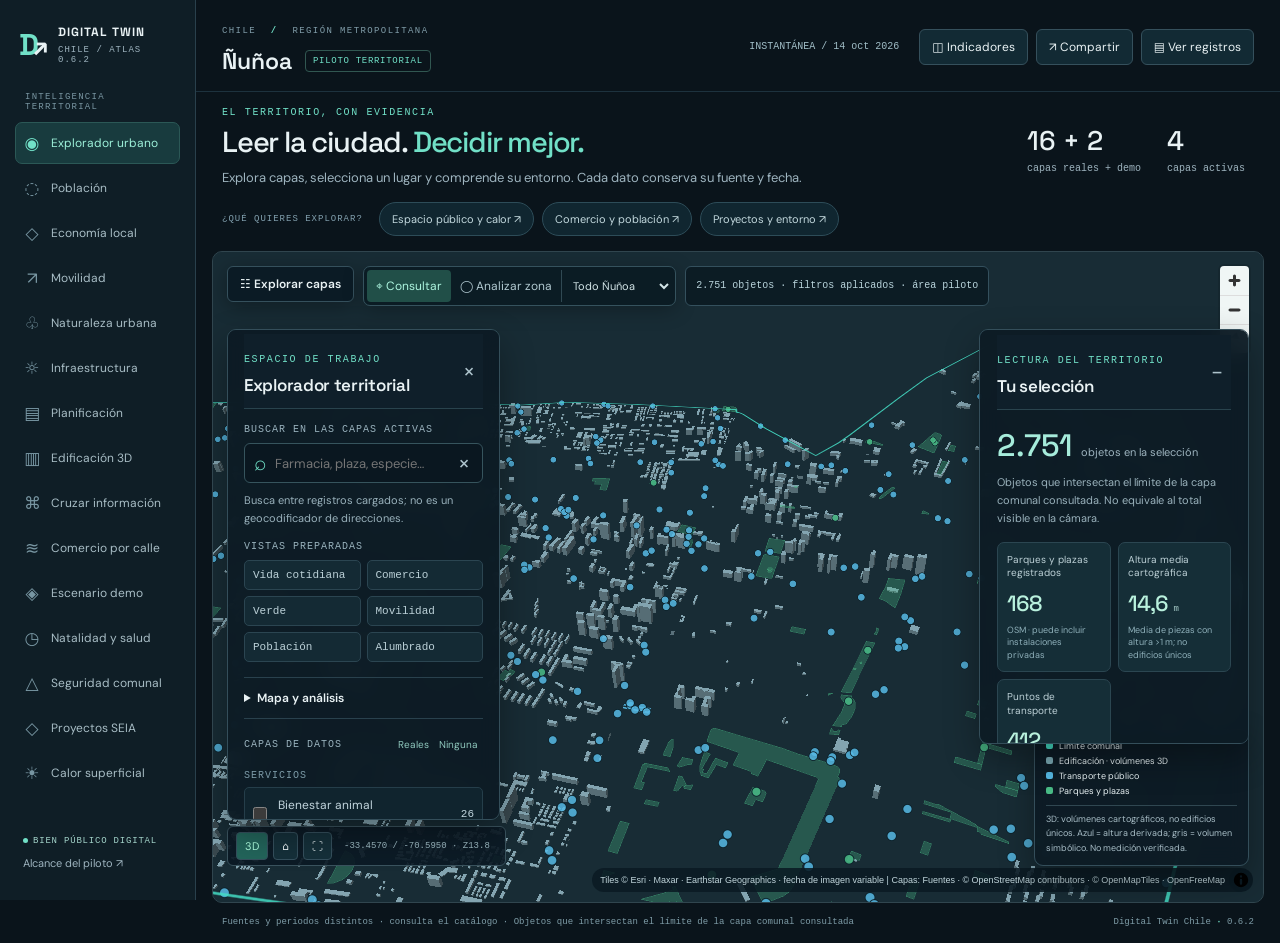
<file: atlas/index.html>
<!doctype html>
<html lang="es"><head><meta charset="utf-8"><meta name="viewport" content="width=device-width,initial-scale=1"><meta name="theme-color" content="#0b171e"><meta name="description" content="Digital Twin Chile: explorador territorial de bien público. Datos, mapas y fuentes trazables."><title>Digital Twin Chile · Atlas Ñuñoa</title><link rel="icon" href="data:,"><link rel="stylesheet" href="vendor/maplibre-gl.css"><link rel="stylesheet" href="https://fonts.googleapis.com/css2?family=DM+Sans:wght@400;500;600;700&amp;family=Space+Grotesk:wght@400;500;600;700&amp;display=swap" media="print" onload="this.media='all'"><link rel="stylesheet" href="style.css?v=062"><script src="vendor/maplibre-gl.js" defer></script><script type="module" src="app.mjs?v=062"></script></head>
<body><a class="skip" href="#map">Saltar al mapa</a>
<div class="app-shell"><aside class="rail"><a class="brand" href="./" aria-label="Digital Twin Chile inicio"><span class="brand-symbol">D<span>↗</span></span><span>DIGITAL TWIN<small>CHILE / ATLAS 0.6.2</small></span></a><div class="rail-label">INTELIGENCIA TERRITORIAL</div><nav aria-label="Vistas temáticas"><button class="nav-item active" data-preset="overview"><span>◉</span>Explorador urbano</button><button class="nav-item" data-preset="people"><span>◌</span>Población</button><button class="nav-item" data-preset="commerce"><span>◇</span>Economía local</button><button class="nav-item" data-preset="mobility"><span>↗</span>Movilidad</button><button class="nav-item" data-preset="green"><span>♧</span>Naturaleza urbana</button><button class="nav-item" data-preset="infrastructure"><span>☼</span>Infraestructura</button><button class="nav-item" data-preset="planning"><span>▤</span>Planificación</button><button class="nav-item" data-preset="buildings"><span>▥</span>Edificación 3D</button><button class="nav-item" id="decisionNav"><span>⌘</span>Cruzar información</button><button class="nav-item" id="streetsNav"><span>≋</span>Comercio por calle</button><button class="nav-item" data-preset="scenario"><span>◈</span>Escenario demo</button><button class="nav-item" id="indicatorsNav"><span>◷</span>Natalidad y salud</button><button class="nav-item" id="securityNav"><span>△</span>Seguridad comunal</button><button class="nav-item" data-preset="projects"><span>◇</span>Proyectos SEIA</button><button class="nav-item" data-preset="climate"><span>☀</span>Calor superficial</button><button class="nav-item" id="zoningNav"><span>▤</span>Plan regulador</button><button class="nav-item" id="integrationNav"><span>⇄</span>Integraciones futuras</button><button class="nav-item" id="sourcesNav"><span>≡</span>Fuentes y calidad</button></nav><div class="rail-bottom"><span class="tag"><i></i>BIEN PÚBLICO DIGITAL</span><p>Datos abiertos.<br>Inteligencia compartida.<br>Mejores decisiones.</p><button id="aboutBtn" class="subtle-btn">Alcance del piloto ↗</button></div></aside>
<main><header class="topbar"><div><span class="breadcrumb">CHILE <b>/</b> REGIÓN METROPOLITANA</span><div class="territory">Ñuñoa <span class="pill">PILOTO TERRITORIAL</span></div></div><div class="top-actions"><span id="snapshotDate" class="mono">Cargando catálogo…</span><button id="summaryBtn" class="small-btn">◫ Indicadores</button><button id="shareBtn" class="small-btn">↗ Compartir</button><button id="tableBtn" class="small-btn">▤ Ver registros</button></div></header>
<section class="intro"><div><div class="eyebrow">EL TERRITORIO, CON EVIDENCIA</div><h1>Leer la ciudad. <span>Decidir mejor.</span></h1><p>Explora capas, selecciona un lugar y comprende su entorno. Cada dato conserva su fuente y fecha.</p></div><div class="intro-metrics"><div><strong id="datasetCount">—</strong><span>capas reales + demo</span></div><div><strong id="activeCount">—</strong><span>capas activas</span></div></div></section>
<section class="mission-bar" aria-label="Preguntas para explorar"><span>¿QUÉ QUIERES EXPLORAR?</span><button data-mission="public">Espacio público y calor ↗</button><button data-mission="business">Comercio y población ↗</button><button data-mission="investment">Proyectos y entorno ↗</button></section><div class="map-stage"><div id="map" role="region" aria-label="Mapa territorial interactivo de Ñuñoa" tabindex="0"></div><div id="mapFailure" class="map-failure" hidden></div>
<div class="map-top"><button id="panelBtn" class="glass-btn" aria-expanded="true" aria-controls="explorer">☷ Explorar capas</button><div class="map-tools" role="group" aria-label="Modo de consulta"><button id="consultMode" aria-pressed="true">⌖ Consultar</button><button id="areaMode" aria-pressed="false">◯ Analizar zona</button><label class="sr-only" for="quickRadius">Radio de análisis</label><select id="quickRadius"><option value="0">Todo Ñuñoa</option><option value="400">400 m</option><option value="800">800 m</option><option value="1500">1.500 m</option></select></div><div id="status" class="status" role="status" aria-live="polite">Preparando el territorio…</div></div>
<div id="demoNotice" class="demo-notice" role="status" hidden>DEMOSTRACIÓN ACTIVA · Zonificación y obras ficticias. No son datos del municipio.</div><section id="explorer" class="explorer floating"><div class="panel-heading"><div><span class="eyebrow">ESPACIO DE TRABAJO</span><h2>Explorador territorial</h2></div><button id="closePanel" class="icon-btn" aria-label="Cerrar explorador">×</button></div><label class="label" for="search">BUSCAR EN LAS CAPAS ACTIVAS</label><div class="search-field"><span>⌕</span><input id="search" type="search" placeholder="Farmacia, plaza, especie…" autocomplete="off" aria-describedby="searchHelp"><button id="clearSearch" class="icon-btn" aria-label="Borrar búsqueda">×</button></div><p id="searchHelp" class="hint">Busca entre registros cargados; no es un geocodificador de direcciones.</p><div class="label">VISTAS PREPARADAS</div><div class="presets"><button data-preset="overview">Vida cotidiana</button><button data-preset="commerce">Comercio</button><button data-preset="green">Verde</button><button data-preset="mobility">Movilidad</button><button data-preset="people">Población</button><button data-preset="infrastructure">Alumbrado</button></div>
<details class="settings"><summary>Mapa y análisis</summary><label class="label" for="basemap">MAPA BASE</label><select id="basemap"><option value="satellite">Satélite · Esri</option><option value="dark">Cartografía oscura · OpenFreeMap</option><option value="streets">Calles · OpenFreeMap</option></select><div class="row-two"><div><label class="label" for="radius">PROXIMIDAD</label><select id="radius"><option value="0">Todo el piloto</option><option value="400">400 metros</option><option value="800">800 metros</option><option value="1500">1.500 metros</option></select></div><div><label class="label" for="visualMode">VISUALIZACIÓN</label><select id="visualMode"><option value="points">Geometrías</option><option value="heat">Concentración</option></select></div></div><p class="hint">Al elegir un radio se toma el centro del mapa. Haz clic para cambiarlo. Distancia en línea recta, por punto representativo; no tiempo de caminata.</p><label class="label" for="business">RUBRO · ACTIVA COMERCIOS Y SALUD</label><select id="business"><option value="all">Todos los rubros</option><option value="pharmacy">Farmacias</option><option value="books">Librerías</option><option value="supermarket">Supermercados</option><option value="cafe">Cafeterías</option><option value="restaurant">Restaurantes</option><option value="convenience">Almacenes</option><option value="hairdresser">Peluquerías</option></select><label class="label" for="censusMetric">POBLACIÓN · MÉTRICA DEL MAPA</label><select id="censusMetric"><option value="persons">Personas por manzana</option><option value="density">Densidad · habitantes por ha de manzana</option></select><label class="label" for="streetFilter">COMERCIO · CALLE DECLARADA EN OSM</label><select id="streetFilter"><option value="">Todas las calles</option></select><p class="hint">El filtro de calle afecta comercios y salud. No infiere peatones ni patentes.</p><label class="label" for="heightQuality">EDIFICIOS · CALIDAD DE ALTURA</label><select id="heightQuality"><option value="all">Todas (incluye alturas cartográficas)</option><option value="known">Solo altura declarada OSM (puede no haber)</option></select><label class="label" for="projectState">PROYECTOS SEIA · ESTADO AMBIENTAL</label><select id="projectState"><option value="all">Todos los estados ambientales</option></select><label class="label" for="permitYear">PERMISOS · AÑO DE REFERENCIA</label><select id="permitYear"><option value="all">Todos los años disponibles</option></select></details>
<div class="layer-header"><span class="label">CAPAS DE DATOS</span><div><button id="allBtn" class="text-btn">Reales</button><button id="noneBtn" class="text-btn">Ninguna</button></div></div><div id="layers"></div><div id="pendingNote" class="hint"></div><button id="catalogBtn" class="catalog-btn">Abrir catálogo y condiciones de uso ↗</button></section>
<aside id="inspector" class="inspector floating"><div class="panel-heading"><div><span class="eyebrow">LECTURA DEL TERRITORIO</span><h2>Tu selección</h2></div><button id="inspectToggle" class="icon-btn" aria-label="Contraer ficha">−</button></div><div id="inspectorBody"><div class="selection-stat"><strong id="recordCount">—</strong><span>objetos en la selección</span></div><p id="scopeLabel" class="hint">Cargando geometrías…</p><div id="selectionIndicators" class="selection-indicators"></div><button id="decisionBtn" class="analysis-cta">Cruzar información del entorno ↗</button><details class="count-details"><summary>Desglose de objetos</summary><div id="breakdown"></div></details><div id="featureDetail" class="feature-detail"><span class="muted">Haz clic sobre un objeto del mapa para ver su ficha.</span></div><div class="actions"><button id="exportCsv" class="small-btn" disabled>↓ CSV</button><button id="exportGeo" class="small-btn" disabled>↓ GeoJSON</button><button id="clearBtn" class="small-btn">Restablecer</button></div><div class="compare-actions"><button id="saveZone" class="text-btn">＋ Guardar zona A</button><button id="compareZone" class="text-btn" disabled>Comparar A / actual</button></div><p class="disclaimer">Conteos descriptivos de objetos, no indicadores de calidad de vida. Las categorías no son sumables como personas o servicios equivalentes.</p></div></aside>
<div class="map-bottom"><div class="camera-controls"><button id="mobileIndicators" class="mobile-only">◫ Indicadores</button><button id="threeBtn" aria-pressed="true">3D</button><button id="homeBtn" title="Volver al territorio">⌂</button><button id="fullscreenBtn" title="Pantalla completa">⛶</button><span class="mono" id="cameraLabel">ÑUÑOA / 13120</span></div><div id="legend" class="legend floating"></div></div>
</div><footer><span id="provenance">Datos trazables · Instantáneas y escenarios identificados</span><span>Digital Twin Chile <b>·</b> 0.6.2</span></footer></main></div>
<dialog id="dialog"><div class="dialog-heading"><div><span class="eyebrow">DIGITAL TWIN CHILE</span><h2 id="dialogTitle">Catálogo</h2></div><button id="closeDialog" class="icon-btn" aria-label="Cerrar ventana">×</button></div><div id="dialogBody"></div></dialog><div id="toast" role="status" hidden></div><noscript>Esta aplicación requiere JavaScript para filtrar y visualizar las capas. Las fuentes no se presentan como datos en tiempo real.</noscript></body></html>
</file>
<file: atlas/vendor/maplibre-gl.css>
.maplibregl-map{font:12px/20px Helvetica Neue,Arial,Helvetica,sans-serif;overflow:hidden;position:relative;-webkit-tap-highlight-color:rgb(0 0 0/0)}.maplibregl-canvas{left:0;position:absolute;top:0}.maplibregl-map:fullscreen{height:100%;width:100%}.maplibregl-ctrl-group button.maplibregl-ctrl-compass{touch-action:none}.maplibregl-canvas-container.maplibregl-interactive,.maplibregl-ctrl-group button.maplibregl-ctrl-compass{cursor:grab;-webkit-user-select:none;-moz-user-select:none;user-select:none}.maplibregl-canvas-container.maplibregl-interactive.maplibregl-track-pointer{cursor:pointer}.maplibregl-canvas-container.maplibregl-interactive:active,.maplibregl-ctrl-group button.maplibregl-ctrl-compass:active{cursor:grabbing}.maplibregl-canvas-container.maplibregl-touch-zoom-rotate,.maplibregl-canvas-container.maplibregl-touch-zoom-rotate .maplibregl-canvas{touch-action:pan-x pan-y}.maplibregl-canvas-container.maplibregl-touch-drag-pan,.maplibregl-canvas-container.maplibregl-touch-drag-pan .maplibregl-canvas{touch-action:pinch-zoom}.maplibregl-canvas-container.maplibregl-touch-zoom-rotate.maplibregl-touch-drag-pan,.maplibregl-canvas-container.maplibregl-touch-zoom-rotate.maplibregl-touch-drag-pan .maplibregl-canvas{touch-action:none}.maplibregl-canvas-container.maplibregl-touch-drag-pan.maplibregl-cooperative-gestures,.maplibregl-canvas-container.maplibregl-touch-drag-pan.maplibregl-cooperative-gestures .maplibregl-canvas{touch-action:pan-x pan-y}.maplibregl-ctrl-bottom-left,.maplibregl-ctrl-bottom-right,.maplibregl-ctrl-top-left,.maplibregl-ctrl-top-right{pointer-events:none;position:absolute;z-index:2}.maplibregl-ctrl-top-left{left:0;top:0}.maplibregl-ctrl-top-right{right:0;top:0}.maplibregl-ctrl-bottom-left{bottom:0;left:0}.maplibregl-ctrl-bottom-right{bottom:0;right:0}.maplibregl-ctrl{clear:both;pointer-events:auto;transform:translate(0)}.maplibregl-ctrl-top-left .maplibregl-ctrl{float:left;margin:10px 0 0 10px}.maplibregl-ctrl-top-right .maplibregl-ctrl{float:right;margin:10px 10px 0 0}.maplibregl-ctrl-bottom-left .maplibregl-ctrl{float:left;margin:0 0 10px 10px}.maplibregl-ctrl-bottom-right .maplibregl-ctrl{float:right;margin:0 10px 10px 0}.maplibregl-ctrl-group{background:#fff;border-radius:4px}.maplibregl-ctrl-group:not(:empty){box-shadow:0 0 0 2px rgba(0,0,0,.1)}@media (forced-colors:active){.maplibregl-ctrl-group:not(:empty){box-shadow:0 0 0 2px ButtonText}}.maplibregl-ctrl-group button{background-color:transparent;border:0;box-sizing:border-box;cursor:pointer;display:block;height:29px;outline:none;padding:0;width:29px}.maplibregl-ctrl-group button+button{border-top:1px solid #ddd}.maplibregl-ctrl button .maplibregl-ctrl-icon{background-position:50%;background-repeat:no-repeat;display:block;height:100%;width:100%}@media (forced-colors:active){.maplibregl-ctrl-icon{background-color:transparent}.maplibregl-ctrl-group button+button{border-top:1px solid ButtonText}}.maplibregl-ctrl button::-moz-focus-inner{border:0;padding:0}.maplibregl-ctrl-attrib-button:focus,.maplibregl-ctrl-group button:focus{box-shadow:0 0 2px 2px #0096ff}.maplibregl-ctrl button:disabled{cursor:not-allowed}.maplibregl-ctrl button:disabled .maplibregl-ctrl-icon{opacity:.25}.maplibregl-ctrl button:not(:disabled):hover{background-color:rgb(0 0 0/5%)}.maplibregl-ctrl-group button:focus:focus-visible{box-shadow:0 0 2px 2px #0096ff}.maplibregl-ctrl-group button:focus:not(:focus-visible){box-shadow:none}.maplibregl-ctrl-group button:focus:first-child{border-radius:4px 4px 0 0}.maplibregl-ctrl-group button:focus:last-child{border-radius:0 0 4px 4px}.maplibregl-ctrl-group button:focus:only-child{border-radius:inherit}.maplibregl-ctrl button.maplibregl-ctrl-zoom-out .maplibregl-ctrl-icon{background-image:url("data:image/svg+xml;charset=utf-8,%3Csvg xmlns='http://www.w3.org/2000/svg' width='29' height='29' fill='%23333' viewBox='0 0 29 29'%3E%3Cpath d='M10 13c-.75 0-1.5.75-1.5 1.5S9.25 16 10 16h9c.75 0 1.5-.75 1.5-1.5S19.75 13 19 13z'/%3E%3C/svg%3E")}.maplibregl-ctrl button.maplibregl-ctrl-zoom-in .maplibregl-ctrl-icon{background-image:url("data:image/svg+xml;charset=utf-8,%3Csvg xmlns='http://www.w3.org/2000/svg' width='29' height='29' fill='%23333' viewBox='0 0 29 29'%3E%3Cpath d='M14.5 8.5c-.75 0-1.5.75-1.5 1.5v3h-3c-.75 0-1.5.75-1.5 1.5S9.25 16 10 16h3v3c0 .75.75 1.5 1.5 1.5S16 19.75 16 19v-3h3c.75 0 1.5-.75 1.5-1.5S19.75 13 19 13h-3v-3c0-.75-.75-1.5-1.5-1.5'/%3E%3C/svg%3E")}@media (forced-colors:active){.maplibregl-ctrl button.maplibregl-ctrl-zoom-out .maplibregl-ctrl-icon{background-image:url("data:image/svg+xml;charset=utf-8,%3Csvg xmlns='http://www.w3.org/2000/svg' width='29' height='29' fill='%23fff' viewBox='0 0 29 29'%3E%3Cpath d='M10 13c-.75 0-1.5.75-1.5 1.5S9.25 16 10 16h9c.75 0 1.5-.75 1.5-1.5S19.75 13 19 13z'/%3E%3C/svg%3E")}.maplibregl-ctrl button.maplibregl-ctrl-zoom-in .maplibregl-ctrl-icon{background-image:url("data:image/svg+xml;charset=utf-8,%3Csvg xmlns='http://www.w3.org/2000/svg' width='29' height='29' fill='%23fff' viewBox='0 0 29 29'%3E%3Cpath d='M14.5 8.5c-.75 0-1.5.75-1.5 1.5v3h-3c-.75 0-1.5.75-1.5 1.5S9.25 16 10 16h3v3c0 .75.75 1.5 1.5 1.5S16 19.75 16 19v-3h3c.75 0 1.5-.75 1.5-1.5S19.75 13 19 13h-3v-3c0-.75-.75-1.5-1.5-1.5'/%3E%3C/svg%3E")}}@media (forced-colors:active) and (prefers-color-scheme:light){.maplibregl-ctrl button.maplibregl-ctrl-zoom-out .maplibregl-ctrl-icon{background-image:url("data:image/svg+xml;charset=utf-8,%3Csvg xmlns='http://www.w3.org/2000/svg' width='29' height='29' viewBox='0 0 29 29'%3E%3Cpath d='M10 13c-.75 0-1.5.75-1.5 1.5S9.25 16 10 16h9c.75 0 1.5-.75 1.5-1.5S19.75 13 19 13z'/%3E%3C/svg%3E")}.maplibregl-ctrl button.maplibregl-ctrl-zoom-in .maplibregl-ctrl-icon{background-image:url("data:image/svg+xml;charset=utf-8,%3Csvg xmlns='http://www.w3.org/2000/svg' width='29' height='29' viewBox='0 0 29 29'%3E%3Cpath d='M14.5 8.5c-.75 0-1.5.75-1.5 1.5v3h-3c-.75 0-1.5.75-1.5 1.5S9.25 16 10 16h3v3c0 .75.75 1.5 1.5 1.5S16 19.75 16 19v-3h3c.75 0 1.5-.75 1.5-1.5S19.75 13 19 13h-3v-3c0-.75-.75-1.5-1.5-1.5'/%3E%3C/svg%3E")}}.maplibregl-ctrl button.maplibregl-ctrl-fullscreen .maplibregl-ctrl-icon{background-image:url("data:image/svg+xml;charset=utf-8,%3Csvg xmlns='http://www.w3.org/2000/svg' width='29' height='29' fill='%23333' viewBox='0 0 29 29'%3E%3Cpath d='M24 16v5.5c0 1.75-.75 2.5-2.5 2.5H16v-1l3-1.5-4-5.5 1-1 5.5 4 1.5-3zM6 16l1.5 3 5.5-4 1 1-4 5.5 3 1.5v1H7.5C5.75 24 5 23.25 5 21.5V16zm7-11v1l-3 1.5 4 5.5-1 1-5.5-4L6 13H5V7.5C5 5.75 5.75 5 7.5 5zm11 2.5c0-1.75-.75-2.5-2.5-2.5H16v1l3 1.5-4 5.5 1 1 5.5-4 1.5 3h1z'/%3E%3C/svg%3E")}.maplibregl-ctrl button.maplibregl-ctrl-shrink .maplibregl-ctrl-icon{background-image:url("data:image/svg+xml;charset=utf-8,%3Csvg xmlns='http://www.w3.org/2000/svg' width='29' height='29' viewBox='0 0 29 29'%3E%3Cpath d='M18.5 16c-1.75 0-2.5.75-2.5 2.5V24h1l1.5-3 5.5 4 1-1-4-5.5 3-1.5v-1zM13 18.5c0-1.75-.75-2.5-2.5-2.5H5v1l3 1.5L4 24l1 1 5.5-4 1.5 3h1zm3-8c0 1.75.75 2.5 2.5 2.5H24v-1l-3-1.5L25 5l-1-1-5.5 4L17 5h-1zM10.5 13c1.75 0 2.5-.75 2.5-2.5V5h-1l-1.5 3L5 4 4 5l4 5.5L5 12v1z'/%3E%3C/svg%3E")}@media (forced-colors:active){.maplibregl-ctrl button.maplibregl-ctrl-fullscreen .maplibregl-ctrl-icon{background-image:url("data:image/svg+xml;charset=utf-8,%3Csvg xmlns='http://www.w3.org/2000/svg' width='29' height='29' fill='%23fff' viewBox='0 0 29 29'%3E%3Cpath d='M24 16v5.5c0 1.75-.75 2.5-2.5 2.5H16v-1l3-1.5-4-5.5 1-1 5.5 4 1.5-3zM6 16l1.5 3 5.5-4 1 1-4 5.5 3 1.5v1H7.5C5.75 24 5 23.25 5 21.5V16zm7-11v1l-3 1.5 4 5.5-1 1-5.5-4L6 13H5V7.5C5 5.75 5.75 5 7.5 5zm11 2.5c0-1.75-.75-2.5-2.5-2.5H16v1l3 1.5-4 5.5 1 1 5.5-4 1.5 3h1z'/%3E%3C/svg%3E")}.maplibregl-ctrl button.maplibregl-ctrl-shrink .maplibregl-ctrl-icon{background-image:url("data:image/svg+xml;charset=utf-8,%3Csvg xmlns='http://www.w3.org/2000/svg' width='29' height='29' fill='%23fff' viewBox='0 0 29 29'%3E%3Cpath d='M18.5 16c-1.75 0-2.5.75-2.5 2.5V24h1l1.5-3 5.5 4 1-1-4-5.5 3-1.5v-1zM13 18.5c0-1.75-.75-2.5-2.5-2.5H5v1l3 1.5L4 24l1 1 5.5-4 1.5 3h1zm3-8c0 1.75.75 2.5 2.5 2.5H24v-1l-3-1.5L25 5l-1-1-5.5 4L17 5h-1zM10.5 13c1.75 0 2.5-.75 2.5-2.5V5h-1l-1.5 3L5 4 4 5l4 5.5L5 12v1z'/%3E%3C/svg%3E")}}@media (forced-colors:active) and (prefers-color-scheme:light){.maplibregl-ctrl button.maplibregl-ctrl-fullscreen .maplibregl-ctrl-icon{background-image:url("data:image/svg+xml;charset=utf-8,%3Csvg xmlns='http://www.w3.org/2000/svg' width='29' height='29' viewBox='0 0 29 29'%3E%3Cpath d='M24 16v5.5c0 1.75-.75 2.5-2.5 2.5H16v-1l3-1.5-4-5.5 1-1 5.5 4 1.5-3zM6 16l1.5 3 5.5-4 1 1-4 5.5 3 1.5v1H7.5C5.75 24 5 23.25 5 21.5V16zm7-11v1l-3 1.5 4 5.5-1 1-5.5-4L6 13H5V7.5C5 5.75 5.75 5 7.5 5zm11 2.5c0-1.75-.75-2.5-2.5-2.5H16v1l3 1.5-4 5.5 1 1 5.5-4 1.5 3h1z'/%3E%3C/svg%3E")}.maplibregl-ctrl button.maplibregl-ctrl-shrink .maplibregl-ctrl-icon{background-image:url("data:image/svg+xml;charset=utf-8,%3Csvg xmlns='http://www.w3.org/2000/svg' width='29' height='29' viewBox='0 0 29 29'%3E%3Cpath d='M18.5 16c-1.75 0-2.5.75-2.5 2.5V24h1l1.5-3 5.5 4 1-1-4-5.5 3-1.5v-1zM13 18.5c0-1.75-.75-2.5-2.5-2.5H5v1l3 1.5L4 24l1 1 5.5-4 1.5 3h1zm3-8c0 1.75.75 2.5 2.5 2.5H24v-1l-3-1.5L25 5l-1-1-5.5 4L17 5h-1zM10.5 13c1.75 0 2.5-.75 2.5-2.5V5h-1l-1.5 3L5 4 4 5l4 5.5L5 12v1z'/%3E%3C/svg%3E")}}.maplibregl-ctrl button.maplibregl-ctrl-compass .maplibregl-ctrl-icon{background-image:url("data:image/svg+xml;charset=utf-8,%3Csvg xmlns='http://www.w3.org/2000/svg' width='29' height='29' fill='%23333' viewBox='0 0 29 29'%3E%3Cpath d='m10.5 14 4-8 4 8z'/%3E%3Cpath fill='%23ccc' d='m10.5 16 4 8 4-8z'/%3E%3C/svg%3E")}@media (forced-colors:active){.maplibregl-ctrl button.maplibregl-ctrl-compass .maplibregl-ctrl-icon{background-image:url("data:image/svg+xml;charset=utf-8,%3Csvg xmlns='http://www.w3.org/2000/svg' width='29' height='29' fill='%23fff' viewBox='0 0 29 29'%3E%3Cpath d='m10.5 14 4-8 4 8z'/%3E%3Cpath fill='%23ccc' d='m10.5 16 4 8 4-8z'/%3E%3C/svg%3E")}}@media (forced-colors:active) and (prefers-color-scheme:light){.maplibregl-ctrl button.maplibregl-ctrl-compass .maplibregl-ctrl-icon{background-image:url("data:image/svg+xml;charset=utf-8,%3Csvg xmlns='http://www.w3.org/2000/svg' width='29' height='29' viewBox='0 0 29 29'%3E%3Cpath d='m10.5 14 4-8 4 8z'/%3E%3Cpath fill='%23ccc' d='m10.5 16 4 8 4-8z'/%3E%3C/svg%3E")}}.maplibregl-ctrl button.maplibregl-ctrl-terrain .maplibregl-ctrl-icon{background-image:url("data:image/svg+xml;charset=utf-8,%3Csvg xmlns='http://www.w3.org/2000/svg' width='22' height='22' fill='%23333' viewBox='0 0 22 22'%3E%3Cpath d='m1.754 13.406 4.453-4.851 3.09 3.09 3.281 3.277.969-.969-3.309-3.312 3.844-4.121 6.148 6.886h1.082v-.855l-7.207-8.07-4.84 5.187L6.169 6.57l-5.48 5.965v.871ZM.688 16.844h20.625v1.375H.688Zm0 0'/%3E%3C/svg%3E")}.maplibregl-ctrl button.maplibregl-ctrl-terrain-enabled .maplibregl-ctrl-icon{background-image:url("data:image/svg+xml;charset=utf-8,%3Csvg xmlns='http://www.w3.org/2000/svg' width='22' height='22' fill='%2333b5e5' viewBox='0 0 22 22'%3E%3Cpath d='m1.754 13.406 4.453-4.851 3.09 3.09 3.281 3.277.969-.969-3.309-3.312 3.844-4.121 6.148 6.886h1.082v-.855l-7.207-8.07-4.84 5.187L6.169 6.57l-5.48 5.965v.871ZM.688 16.844h20.625v1.375H.688Zm0 0'/%3E%3C/svg%3E")}.maplibregl-ctrl button.maplibregl-ctrl-geolocate .maplibregl-ctrl-icon{background-image:url("data:image/svg+xml;charset=utf-8,%3Csvg xmlns='http://www.w3.org/2000/svg' width='29' height='29' fill='%23333' viewBox='0 0 20 20'%3E%3Cpath d='M10 4C9 4 9 5 9 5v.1A5 5 0 0 0 5.1 9H5s-1 0-1 1 1 1 1 1h.1A5 5 0 0 0 9 14.9v.1s0 1 1 1 1-1 1-1v-.1a5 5 0 0 0 3.9-3.9h.1s1 0 1-1-1-1-1-1h-.1A5 5 0 0 0 11 5.1V5s0-1-1-1m0 2.5a3.5 3.5 0 1 1 0 7 3.5 3.5 0 1 1 0-7'/%3E%3Ccircle cx='10' cy='10' r='2'/%3E%3C/svg%3E")}.maplibregl-ctrl button.maplibregl-ctrl-geolocate:disabled .maplibregl-ctrl-icon{background-image:url("data:image/svg+xml;charset=utf-8,%3Csvg xmlns='http://www.w3.org/2000/svg' width='29' height='29' fill='%23aaa' viewBox='0 0 20 20'%3E%3Cpath d='M10 4C9 4 9 5 9 5v.1A5 5 0 0 0 5.1 9H5s-1 0-1 1 1 1 1 1h.1A5 5 0 0 0 9 14.9v.1s0 1 1 1 1-1 1-1v-.1a5 5 0 0 0 3.9-3.9h.1s1 0 1-1-1-1-1-1h-.1A5 5 0 0 0 11 5.1V5s0-1-1-1m0 2.5a3.5 3.5 0 1 1 0 7 3.5 3.5 0 1 1 0-7'/%3E%3Ccircle cx='10' cy='10' r='2'/%3E%3Cpath fill='red' d='m14 5 1 1-9 9-1-1z'/%3E%3C/svg%3E")}.maplibregl-ctrl button.maplibregl-ctrl-geolocate.maplibregl-ctrl-geolocate-active .maplibregl-ctrl-icon{background-image:url("data:image/svg+xml;charset=utf-8,%3Csvg xmlns='http://www.w3.org/2000/svg' width='29' height='29' fill='%2333b5e5' viewBox='0 0 20 20'%3E%3Cpath d='M10 4C9 4 9 5 9 5v.1A5 5 0 0 0 5.1 9H5s-1 0-1 1 1 1 1 1h.1A5 5 0 0 0 9 14.9v.1s0 1 1 1 1-1 1-1v-.1a5 5 0 0 0 3.9-3.9h.1s1 0 1-1-1-1-1-1h-.1A5 5 0 0 0 11 5.1V5s0-1-1-1m0 2.5a3.5 3.5 0 1 1 0 7 3.5 3.5 0 1 1 0-7'/%3E%3Ccircle cx='10' cy='10' r='2'/%3E%3C/svg%3E")}.maplibregl-ctrl button.maplibregl-ctrl-geolocate.maplibregl-ctrl-geolocate-active-error .maplibregl-ctrl-icon{background-image:url("data:image/svg+xml;charset=utf-8,%3Csvg xmlns='http://www.w3.org/2000/svg' width='29' height='29' fill='%23e58978' viewBox='0 0 20 20'%3E%3Cpath d='M10 4C9 4 9 5 9 5v.1A5 5 0 0 0 5.1 9H5s-1 0-1 1 1 1 1 1h.1A5 5 0 0 0 9 14.9v.1s0 1 1 1 1-1 1-1v-.1a5 5 0 0 0 3.9-3.9h.1s1 0 1-1-1-1-1-1h-.1A5 5 0 0 0 11 5.1V5s0-1-1-1m0 2.5a3.5 3.5 0 1 1 0 7 3.5 3.5 0 1 1 0-7'/%3E%3Ccircle cx='10' cy='10' r='2'/%3E%3C/svg%3E")}.maplibregl-ctrl button.maplibregl-ctrl-geolocate.maplibregl-ctrl-geolocate-background .maplibregl-ctrl-icon{background-image:url("data:image/svg+xml;charset=utf-8,%3Csvg xmlns='http://www.w3.org/2000/svg' width='29' height='29' fill='%2333b5e5' viewBox='0 0 20 20'%3E%3Cpath d='M10 4C9 4 9 5 9 5v.1A5 5 0 0 0 5.1 9H5s-1 0-1 1 1 1 1 1h.1A5 5 0 0 0 9 14.9v.1s0 1 1 1 1-1 1-1v-.1a5 5 0 0 0 3.9-3.9h.1s1 0 1-1-1-1-1-1h-.1A5 5 0 0 0 11 5.1V5s0-1-1-1m0 2.5a3.5 3.5 0 1 1 0 7 3.5 3.5 0 1 1 0-7'/%3E%3C/svg%3E")}.maplibregl-ctrl button.maplibregl-ctrl-geolocate.maplibregl-ctrl-geolocate-background-error .maplibregl-ctrl-icon{background-image:url("data:image/svg+xml;charset=utf-8,%3Csvg xmlns='http://www.w3.org/2000/svg' width='29' height='29' fill='%23e54e33' viewBox='0 0 20 20'%3E%3Cpath d='M10 4C9 4 9 5 9 5v.1A5 5 0 0 0 5.1 9H5s-1 0-1 1 1 1 1 1h.1A5 5 0 0 0 9 14.9v.1s0 1 1 1 1-1 1-1v-.1a5 5 0 0 0 3.9-3.9h.1s1 0 1-1-1-1-1-1h-.1A5 5 0 0 0 11 5.1V5s0-1-1-1m0 2.5a3.5 3.5 0 1 1 0 7 3.5 3.5 0 1 1 0-7'/%3E%3C/svg%3E")}.maplibregl-ctrl button.maplibregl-ctrl-geolocate.maplibregl-ctrl-geolocate-waiting .maplibregl-ctrl-icon{animation:maplibregl-spin 2s linear infinite}@media (forced-colors:active){.maplibregl-ctrl button.maplibregl-ctrl-geolocate .maplibregl-ctrl-icon{background-image:url("data:image/svg+xml;charset=utf-8,%3Csvg xmlns='http://www.w3.org/2000/svg' width='29' height='29' fill='%23fff' viewBox='0 0 20 20'%3E%3Cpath d='M10 4C9 4 9 5 9 5v.1A5 5 0 0 0 5.1 9H5s-1 0-1 1 1 1 1 1h.1A5 5 0 0 0 9 14.9v.1s0 1 1 1 1-1 1-1v-.1a5 5 0 0 0 3.9-3.9h.1s1 0 1-1-1-1-1-1h-.1A5 5 0 0 0 11 5.1V5s0-1-1-1m0 2.5a3.5 3.5 0 1 1 0 7 3.5 3.5 0 1 1 0-7'/%3E%3Ccircle cx='10' cy='10' r='2'/%3E%3C/svg%3E")}.maplibregl-ctrl button.maplibregl-ctrl-geolocate:disabled .maplibregl-ctrl-icon{background-image:url("data:image/svg+xml;charset=utf-8,%3Csvg xmlns='http://www.w3.org/2000/svg' width='29' height='29' fill='%23999' viewBox='0 0 20 20'%3E%3Cpath d='M10 4C9 4 9 5 9 5v.1A5 5 0 0 0 5.1 9H5s-1 0-1 1 1 1 1 1h.1A5 5 0 0 0 9 14.9v.1s0 1 1 1 1-1 1-1v-.1a5 5 0 0 0 3.9-3.9h.1s1 0 1-1-1-1-1-1h-.1A5 5 0 0 0 11 5.1V5s0-1-1-1m0 2.5a3.5 3.5 0 1 1 0 7 3.5 3.5 0 1 1 0-7'/%3E%3Ccircle cx='10' cy='10' r='2'/%3E%3Cpath fill='red' d='m14 5 1 1-9 9-1-1z'/%3E%3C/svg%3E")}.maplibregl-ctrl button.maplibregl-ctrl-geolocate.maplibregl-ctrl-geolocate-active .maplibregl-ctrl-icon{background-image:url("data:image/svg+xml;charset=utf-8,%3Csvg xmlns='http://www.w3.org/2000/svg' width='29' height='29' fill='%2333b5e5' viewBox='0 0 20 20'%3E%3Cpath d='M10 4C9 4 9 5 9 5v.1A5 5 0 0 0 5.1 9H5s-1 0-1 1 1 1 1 1h.1A5 5 0 0 0 9 14.9v.1s0 1 1 1 1-1 1-1v-.1a5 5 0 0 0 3.9-3.9h.1s1 0 1-1-1-1-1-1h-.1A5 5 0 0 0 11 5.1V5s0-1-1-1m0 2.5a3.5 3.5 0 1 1 0 7 3.5 3.5 0 1 1 0-7'/%3E%3Ccircle cx='10' cy='10' r='2'/%3E%3C/svg%3E")}.maplibregl-ctrl button.maplibregl-ctrl-geolocate.maplibregl-ctrl-geolocate-active-error .maplibregl-ctrl-icon{background-image:url("data:image/svg+xml;charset=utf-8,%3Csvg xmlns='http://www.w3.org/2000/svg' width='29' height='29' fill='%23e58978' viewBox='0 0 20 20'%3E%3Cpath d='M10 4C9 4 9 5 9 5v.1A5 5 0 0 0 5.1 9H5s-1 0-1 1 1 1 1 1h.1A5 5 0 0 0 9 14.9v.1s0 1 1 1 1-1 1-1v-.1a5 5 0 0 0 3.9-3.9h.1s1 0 1-1-1-1-1-1h-.1A5 5 0 0 0 11 5.1V5s0-1-1-1m0 2.5a3.5 3.5 0 1 1 0 7 3.5 3.5 0 1 1 0-7'/%3E%3Ccircle cx='10' cy='10' r='2'/%3E%3C/svg%3E")}.maplibregl-ctrl button.maplibregl-ctrl-geolocate.maplibregl-ctrl-geolocate-background .maplibregl-ctrl-icon{background-image:url("data:image/svg+xml;charset=utf-8,%3Csvg xmlns='http://www.w3.org/2000/svg' width='29' height='29' fill='%2333b5e5' viewBox='0 0 20 20'%3E%3Cpath d='M10 4C9 4 9 5 9 5v.1A5 5 0 0 0 5.1 9H5s-1 0-1 1 1 1 1 1h.1A5 5 0 0 0 9 14.9v.1s0 1 1 1 1-1 1-1v-.1a5 5 0 0 0 3.9-3.9h.1s1 0 1-1-1-1-1-1h-.1A5 5 0 0 0 11 5.1V5s0-1-1-1m0 2.5a3.5 3.5 0 1 1 0 7 3.5 3.5 0 1 1 0-7'/%3E%3C/svg%3E")}.maplibregl-ctrl button.maplibregl-ctrl-geolocate.maplibregl-ctrl-geolocate-background-error .maplibregl-ctrl-icon{background-image:url("data:image/svg+xml;charset=utf-8,%3Csvg xmlns='http://www.w3.org/2000/svg' width='29' height='29' fill='%23e54e33' viewBox='0 0 20 20'%3E%3Cpath d='M10 4C9 4 9 5 9 5v.1A5 5 0 0 0 5.1 9H5s-1 0-1 1 1 1 1 1h.1A5 5 0 0 0 9 14.9v.1s0 1 1 1 1-1 1-1v-.1a5 5 0 0 0 3.9-3.9h.1s1 0 1-1-1-1-1-1h-.1A5 5 0 0 0 11 5.1V5s0-1-1-1m0 2.5a3.5 3.5 0 1 1 0 7 3.5 3.5 0 1 1 0-7'/%3E%3C/svg%3E")}}@media (forced-colors:active) and (prefers-color-scheme:light){.maplibregl-ctrl button.maplibregl-ctrl-geolocate .maplibregl-ctrl-icon{background-image:url("data:image/svg+xml;charset=utf-8,%3Csvg xmlns='http://www.w3.org/2000/svg' width='29' height='29' viewBox='0 0 20 20'%3E%3Cpath d='M10 4C9 4 9 5 9 5v.1A5 5 0 0 0 5.1 9H5s-1 0-1 1 1 1 1 1h.1A5 5 0 0 0 9 14.9v.1s0 1 1 1 1-1 1-1v-.1a5 5 0 0 0 3.9-3.9h.1s1 0 1-1-1-1-1-1h-.1A5 5 0 0 0 11 5.1V5s0-1-1-1m0 2.5a3.5 3.5 0 1 1 0 7 3.5 3.5 0 1 1 0-7'/%3E%3Ccircle cx='10' cy='10' r='2'/%3E%3C/svg%3E")}.maplibregl-ctrl button.maplibregl-ctrl-geolocate:disabled .maplibregl-ctrl-icon{background-image:url("data:image/svg+xml;charset=utf-8,%3Csvg xmlns='http://www.w3.org/2000/svg' width='29' height='29' fill='%23666' viewBox='0 0 20 20'%3E%3Cpath d='M10 4C9 4 9 5 9 5v.1A5 5 0 0 0 5.1 9H5s-1 0-1 1 1 1 1 1h.1A5 5 0 0 0 9 14.9v.1s0 1 1 1 1-1 1-1v-.1a5 5 0 0 0 3.9-3.9h.1s1 0 1-1-1-1-1-1h-.1A5 5 0 0 0 11 5.1V5s0-1-1-1m0 2.5a3.5 3.5 0 1 1 0 7 3.5 3.5 0 1 1 0-7'/%3E%3Ccircle cx='10' cy='10' r='2'/%3E%3Cpath fill='red' d='m14 5 1 1-9 9-1-1z'/%3E%3C/svg%3E")}}@keyframes maplibregl-spin{0%{transform:rotate(0deg)}to{transform:rotate(1turn)}}a.maplibregl-ctrl-logo{background-image:url("data:image/svg+xml;charset=utf-8,%3Csvg xmlns='http://www.w3.org/2000/svg' width='88' height='23' fill='none'%3E%3Cpath fill='%23000' fill-opacity='.4' fill-rule='evenodd' d='M17.408 16.796h-1.827l2.501-12.095h.198l3.324 6.533.988 2.19.988-2.19 3.258-6.533h.181l2.6 12.095h-1.81l-1.218-5.644-.362-1.71-.658 1.71-2.929 5.644h-.098l-2.914-5.644-.757-1.71-.345 1.71zm1.958-3.42-.726 3.663a1.255 1.255 0 0 1-1.232 1.011h-1.827a1.255 1.255 0 0 1-1.229-1.509l2.501-12.095a1.255 1.255 0 0 1 1.23-1.001h.197a1.25 1.25 0 0 1 1.12.685l3.19 6.273 3.125-6.263a1.25 1.25 0 0 1 1.123-.695h.181a1.255 1.255 0 0 1 1.227.991l1.443 6.71a5 5 0 0 1 .314-.787l.009-.016a4.6 4.6 0 0 1 1.777-1.887c.782-.46 1.668-.667 2.611-.667a4.6 4.6 0 0 1 1.7.32l.306.134c.21-.16.474-.256.759-.256h1.694a1.255 1.255 0 0 1 1.212.925 1.255 1.255 0 0 1 1.212-.925h1.711c.284 0 .545.094.755.252.613-.3 1.312-.45 2.075-.45 1.356 0 2.557.445 3.482 1.4q.47.48.763 1.064V4.701a1.255 1.255 0 0 1 1.255-1.255h1.86A1.255 1.255 0 0 1 54.44 4.7v9.194h2.217c.19 0 .37.043.532.118v-4.77c0-.356.147-.678.385-.906a2.42 2.42 0 0 1-.682-1.71c0-.665.267-1.253.735-1.7a2.45 2.45 0 0 1 1.722-.674 2.43 2.43 0 0 1 1.705.675q.318.302.504.683V4.7a1.255 1.255 0 0 1 1.255-1.255h1.744A1.255 1.255 0 0 1 65.812 4.7v3.335a4.8 4.8 0 0 1 1.526-.246c.938 0 1.817.214 2.59.69a4.47 4.47 0 0 1 1.67 1.743v-.98a1.255 1.255 0 0 1 1.256-1.256h1.777c.233 0 .451.064.639.174a3.4 3.4 0 0 1 1.567-.372c.346 0 .861.02 1.285.232a1.25 1.25 0 0 1 .689 1.004 4.7 4.7 0 0 1 .853-.588c.795-.44 1.675-.647 2.61-.647 1.385 0 2.65.39 3.525 1.396.836.938 1.168 2.173 1.168 3.528q-.001.515-.056 1.051a1.255 1.255 0 0 1-.947 1.09l.408.952a1.255 1.255 0 0 1-.477 1.552c-.418.268-.92.463-1.458.612-.613.171-1.304.244-2.049.244-1.06 0-2.043-.207-2.886-.698l-.015-.008c-.798-.48-1.419-1.135-1.818-1.963l-.004-.008a5.8 5.8 0 0 1-.548-2.512q0-.429.053-.843a1.3 1.3 0 0 1-.333-.086l-.166-.004c-.223 0-.426.062-.643.228-.03.024-.142.139-.142.59v3.883a1.255 1.255 0 0 1-1.256 1.256h-1.777a1.255 1.255 0 0 1-1.256-1.256V15.69l-.032.057a4.8 4.8 0 0 1-1.86 1.833 5.04 5.04 0 0 1-2.484.634 4.5 4.5 0 0 1-1.935-.424 1.25 1.25 0 0 1-.764.258h-1.71a1.255 1.255 0 0 1-1.256-1.255V7.687a2.4 2.4 0 0 1-.428.625c.253.23.412.561.412.93v7.553a1.255 1.255 0 0 1-1.256 1.255h-1.843a1.25 1.25 0 0 1-.894-.373c-.228.23-.544.373-.894.373H51.32a1.255 1.255 0 0 1-1.256-1.255v-1.251l-.061.117a4.7 4.7 0 0 1-1.782 1.884 4.77 4.77 0 0 1-2.485.67 5.6 5.6 0 0 1-1.485-.188l.009 2.764a1.255 1.255 0 0 1-1.255 1.259h-1.729a1.255 1.255 0 0 1-1.255-1.255v-3.537a1.255 1.255 0 0 1-1.167.793h-1.679a1.25 1.25 0 0 1-.77-.263 4.5 4.5 0 0 1-1.945.429c-.885 0-1.724-.21-2.495-.632l-.017-.01a5 5 0 0 1-1.081-.836 1.255 1.255 0 0 1-1.254 1.312h-1.81a1.255 1.255 0 0 1-1.228-.99l-.782-3.625-2.044 3.939a1.25 1.25 0 0 1-1.115.676h-.098a1.25 1.25 0 0 1-1.116-.68l-2.061-3.994zM35.92 16.63l.207-.114.223-.15q.493-.356.735-.785l.061-.118.033 1.332h1.678V9.242h-1.694l-.033 1.267q-.133-.329-.526-.658l-.032-.028a3.2 3.2 0 0 0-.668-.428l-.27-.12a3.3 3.3 0 0 0-1.235-.23q-1.136-.001-1.974.493a3.36 3.36 0 0 0-1.3 1.382q-.445.89-.444 2.074 0 1.2.51 2.107a3.8 3.8 0 0 0 1.382 1.381 3.9 3.9 0 0 0 1.893.477q.795 0 1.455-.33zm-2.789-5.38q-.576.675-.575 1.762 0 1.102.559 1.794.576.675 1.645.675a2.25 2.25 0 0 0 .934-.19 2.2 2.2 0 0 0 .468-.29l.178-.161a2.2 2.2 0 0 0 .397-.561q.244-.5.244-1.15v-.115q0-.708-.296-1.267l-.043-.077a2.2 2.2 0 0 0-.633-.709l-.13-.086-.047-.028a2.1 2.1 0 0 0-1.073-.285q-1.052 0-1.629.692zm2.316 2.706c.163-.17.28-.407.28-.83v-.114c0-.292-.06-.508-.15-.68a.96.96 0 0 0-.353-.389.85.85 0 0 0-.464-.127c-.4 0-.56.114-.664.239l-.01.012c-.148.174-.275.45-.275.945 0 .506.122.801.27.99.097.11.266.224.68.224.303 0 .504-.09.687-.269zm7.545 1.705a2.6 2.6 0 0 0 .331.423q.319.33.755.548l.173.074q.65.255 1.49.255 1.02 0 1.844-.493a3.45 3.45 0 0 0 1.316-1.4q.493-.904.493-2.089 0-1.909-.988-2.913-.988-1.02-2.584-1.02-.898 0-1.575.347a3 3 0 0 0-.415.262l-.199.166a3.4 3.4 0 0 0-.64.82V9.242h-1.712v11.553h1.729l-.017-5.134zm.53-1.138q.206.29.48.5l.155.11.053.034q.51.296 1.119.297 1.07 0 1.645-.675.577-.69.576-1.762 0-1.119-.576-1.777-.558-.675-1.645-.675-.435 0-.835.16a2 2 0 0 0-.284.136 2 2 0 0 0-.363.254 2.2 2.2 0 0 0-.46.569l-.082.162a2.6 2.6 0 0 0-.213 1.072v.115q0 .707.296 1.267l.135.211zm.964-.818a1.1 1.1 0 0 0 .367.385.94.94 0 0 0 .476.118c.423 0 .59-.117.687-.23.159-.194.28-.478.28-.95 0-.53-.133-.8-.266-.952l-.021-.025c-.078-.094-.231-.221-.68-.221a1 1 0 0 0-.503.135l-.012.007a.86.86 0 0 0-.335.343c-.073.133-.132.324-.132.614v.115a1.4 1.4 0 0 0 .14.66zm15.7-6.222q.347-.346.346-.856a1.05 1.05 0 0 0-.345-.79 1.18 1.18 0 0 0-.84-.329q-.51 0-.855.33a1.05 1.05 0 0 0-.346.79q0 .51.346.855.345.346.856.346.51 0 .839-.346zm4.337 9.314.033-1.332q.191.403.59.747l.098.081a4 4 0 0 0 .316.224l.223.122a3.2 3.2 0 0 0 1.44.322 3.8 3.8 0 0 0 1.875-.477 3.5 3.5 0 0 0 1.382-1.366q.527-.89.526-2.09 0-1.184-.444-2.073a3.24 3.24 0 0 0-1.283-1.399q-.823-.51-1.942-.51a3.5 3.5 0 0 0-1.527.344l-.086.043-.165.09a3 3 0 0 0-.33.214q-.432.315-.656.707a2 2 0 0 0-.099.198l.082-1.283V4.701h-1.744v12.095zm.473-2.509a2.5 2.5 0 0 0 .566.7q.117.098.245.18l.144.08a2.1 2.1 0 0 0 .975.232q1.07 0 1.645-.675.576-.69.576-1.778 0-1.102-.576-1.777-.56-.691-1.645-.692a2.2 2.2 0 0 0-1.015.235q-.22.113-.415.282l-.15.142a2.1 2.1 0 0 0-.42.594q-.223.479-.223 1.1v.115q0 .705.293 1.26zm2.616-.293c.157-.191.28-.479.28-.967 0-.51-.13-.79-.276-.961l-.021-.026c-.082-.1-.232-.225-.67-.225a.87.87 0 0 0-.681.279l-.012.011c-.154.155-.274.38-.274.807v.115c0 .285.057.499.144.669a1.1 1.1 0 0 0 .367.405c.137.082.28.123.455.123.423 0 .59-.118.686-.23zm8.266-3.013q.345-.13.724-.14l.069-.002q.493 0 .642.099l.247-1.794q-.196-.099-.717-.099a2.3 2.3 0 0 0-.545.063 2 2 0 0 0-.411.148 2.2 2.2 0 0 0-.4.249 2.5 2.5 0 0 0-.485.499 2.7 2.7 0 0 0-.32.581l-.05.137v-1.48h-1.778v7.553h1.777v-3.884q0-.546.159-.943a1.5 1.5 0 0 1 .466-.636 2.5 2.5 0 0 1 .399-.253 2 2 0 0 1 .224-.099zm9.784 2.656.05-.922q0-1.743-.856-2.698-.838-.97-2.584-.97-1.119-.001-2.007.493a3.46 3.46 0 0 0-1.4 1.382q-.493.906-.493 2.106 0 1.07.428 1.975.428.89 1.332 1.432.906.526 2.255.526.973 0 1.668-.185l.044-.012.135-.04q.613-.184.984-.421l-.542-1.267q-.3.162-.642.274l-.297.087q-.51.131-1.3.131-.954 0-1.497-.444a1.6 1.6 0 0 1-.192-.193q-.366-.44-.512-1.234l-.004-.021zm-5.427-1.256-.003.022h3.752v-.138q-.011-.727-.288-1.118a1 1 0 0 0-.156-.176q-.46-.428-1.316-.428-.986 0-1.494.604-.379.45-.494 1.234zm-27.053 2.77V4.7h-1.86v12.095h5.333V15.15zm7.103-5.908v7.553h-1.843V9.242h1.843z'/%3E%3Cpath fill='%23fff' d='m19.63 11.151-.757-1.71-.345 1.71-1.12 5.644h-1.827L18.083 4.7h.197l3.325 6.533.988 2.19.988-2.19L26.839 4.7h.181l2.6 12.095h-1.81l-1.218-5.644-.362-1.71-.658 1.71-2.93 5.644h-.098l-2.913-5.644zm14.836 5.81q-1.02 0-1.893-.478a3.8 3.8 0 0 1-1.381-1.382q-.51-.906-.51-2.106 0-1.185.444-2.074a3.36 3.36 0 0 1 1.3-1.382q.839-.494 1.974-.494a3.3 3.3 0 0 1 1.234.231 3.3 3.3 0 0 1 .97.575q.396.33.527.659l.033-1.267h1.694v7.553H37.18l-.033-1.332q-.279.593-1.02 1.053a3.17 3.17 0 0 1-1.662.444zm.296-1.482q.938 0 1.58-.642.642-.66.642-1.711v-.115q0-.708-.296-1.267a2.2 2.2 0 0 0-.807-.872 2.1 2.1 0 0 0-1.119-.313q-1.053 0-1.629.692-.575.675-.575 1.76 0 1.103.559 1.795.577.675 1.645.675zm6.521-6.237h1.711v1.4q.906-1.597 2.83-1.597 1.596 0 2.584 1.02.988 1.005.988 2.914 0 1.185-.493 2.09a3.46 3.46 0 0 1-1.316 1.399 3.5 3.5 0 0 1-1.844.493q-.954 0-1.662-.329a2.67 2.67 0 0 1-1.086-.97l.017 5.134h-1.728zm4.048 6.22q1.07 0 1.645-.674.577-.69.576-1.762 0-1.119-.576-1.777-.558-.675-1.645-.675-.592 0-1.12.296-.51.28-.822.823-.296.527-.296 1.234v.115q0 .708.296 1.267.313.543.823.855.51.296 1.119.297z'/%3E%3Cpath fill='%23e1e3e9' d='M51.325 4.7h1.86v10.45h3.473v1.646h-5.333zm7.12 4.542h1.843v7.553h-1.843zm.905-1.415a1.16 1.16 0 0 1-.856-.346 1.17 1.17 0 0 1-.346-.856 1.05 1.05 0 0 1 .346-.79q.346-.329.856-.329.494 0 .839.33a1.05 1.05 0 0 1 .345.79 1.16 1.16 0 0 1-.345.855q-.33.346-.84.346zm7.875 9.133a3.17 3.17 0 0 1-1.662-.444q-.723-.46-1.004-1.053l-.033 1.332h-1.71V4.701h1.743v4.657l-.082 1.283q.279-.658 1.086-1.119a3.5 3.5 0 0 1 1.778-.477q1.119 0 1.942.51a3.24 3.24 0 0 1 1.283 1.4q.445.888.444 2.072 0 1.201-.526 2.09a3.5 3.5 0 0 1-1.382 1.366 3.8 3.8 0 0 1-1.876.477zm-.296-1.481q1.069 0 1.645-.675.577-.69.577-1.778 0-1.102-.577-1.776-.56-.691-1.645-.692a2.12 2.12 0 0 0-1.58.659q-.642.641-.642 1.694v.115q0 .71.296 1.267a2.4 2.4 0 0 0 .807.872 2.1 2.1 0 0 0 1.119.313zm5.927-6.237h1.777v1.481q.263-.757.856-1.217a2.14 2.14 0 0 1 1.349-.46q.527 0 .724.098l-.247 1.794q-.149-.099-.642-.099-.774 0-1.416.494-.626.493-.626 1.58v3.883h-1.777V9.242zm9.534 7.718q-1.35 0-2.255-.526-.904-.543-1.332-1.432a4.6 4.6 0 0 1-.428-1.975q0-1.2.493-2.106a3.46 3.46 0 0 1 1.4-1.382q.889-.495 2.007-.494 1.744 0 2.584.97.855.956.856 2.7 0 .444-.05.92h-5.43q.18 1.005.708 1.45.542.443 1.497.443.79 0 1.3-.131a4 4 0 0 0 .938-.362l.542 1.267q-.411.263-1.119.46-.708.198-1.711.197zm1.596-4.558q.016-1.02-.444-1.432-.46-.428-1.316-.428-1.728 0-1.991 1.86z'/%3E%3Cpath d='M5.074 15.948a.484.657 0 0 0-.486.659v1.84a.484.657 0 0 0 .486.659h4.101a.484.657 0 0 0 .486-.659v-1.84a.484.657 0 0 0-.486-.659zm3.56 1.16H5.617v.838h3.017z' style='fill:%23fff;fill-rule:evenodd;stroke-width:1.03600001'/%3E%3Cg style='stroke-width:1.12603545'%3E%3Cpath d='M-9.408-1.416c-3.833-.025-7.056 2.912-7.08 6.615-.02 3.08 1.653 4.832 3.107 6.268.903.892 1.721 1.74 2.32 2.902l-.525-.004c-.543-.003-.992.304-1.24.639a1.87 1.87 0 0 0-.362 1.121l-.011 1.877c-.003.402.104.787.347 1.125.244.338.688.653 1.23.656l4.142.028c.542.003.99-.306 1.238-.641a1.87 1.87 0 0 0 .363-1.121l.012-1.875a1.87 1.87 0 0 0-.348-1.127c-.243-.338-.688-.653-1.23-.656l-.518-.004c.597-1.145 1.425-1.983 2.348-2.87 1.473-1.414 3.18-3.149 3.2-6.226-.016-3.59-2.923-6.684-6.993-6.707m-.006 1.1v.002c3.274.02 5.92 2.532 5.9 5.6-.017 2.706-1.39 4.026-2.863 5.44-1.034.994-2.118 2.033-2.814 3.633-.018.041-.052.055-.075.065q-.013.004-.02.01a.34.34 0 0 1-.226.084.34.34 0 0 1-.224-.086l-.092-.077c-.699-1.615-1.768-2.669-2.781-3.67-1.454-1.435-2.797-2.762-2.78-5.478.02-3.067 2.7-5.545 5.975-5.523m-.02 2.826c-1.62-.01-2.944 1.315-2.955 2.96-.01 1.646 1.295 2.988 2.916 2.999h.002c1.621.01 2.943-1.316 2.953-2.961.011-1.646-1.294-2.988-2.916-2.998m-.005 1.1c1.017.006 1.829.83 1.822 1.89s-.83 1.874-1.848 1.867c-1.018-.006-1.829-.83-1.822-1.89s.83-1.874 1.848-1.868m-2.155 11.857 4.14.025c.271.002.49.305.487.676l-.013 1.875c-.003.37-.224.67-.495.668l-4.14-.025c-.27-.002-.487-.306-.485-.676l.012-1.875c.003-.37.224-.67.494-.668' style='color:%23000;font-style:normal;font-variant:normal;font-weight:400;font-stretch:normal;font-size:medium;line-height:normal;font-family:sans-serif;font-variant-ligatures:normal;font-variant-position:normal;font-variant-caps:normal;font-variant-numeric:normal;font-variant-alternates:normal;font-feature-settings:normal;text-indent:0;text-align:start;text-decoration:none;text-decoration-line:none;text-decoration-style:solid;text-decoration-color:%23000;letter-spacing:normal;word-spacing:normal;text-transform:none;writing-mode:lr-tb;direction:ltr;text-orientation:mixed;dominant-baseline:auto;baseline-shift:baseline;text-anchor:start;white-space:normal;shape-padding:0;clip-rule:evenodd;display:inline;overflow:visible;visibility:visible;opacity:1;isolation:auto;mix-blend-mode:normal;color-interpolation:sRGB;color-interpolation-filters:linearRGB;solid-color:%23000;solid-opacity:1;vector-effect:none;fill:%23000;fill-opacity:.4;fill-rule:evenodd;stroke:none;stroke-width:2.47727823;stroke-linecap:butt;stroke-linejoin:miter;stroke-miterlimit:4;stroke-dasharray:none;stroke-dashoffset:0;stroke-opacity:1;color-rendering:auto;image-rendering:auto;shape-rendering:auto;text-rendering:auto' transform='translate(15.553 2.85)scale(.88807)'/%3E%3Cpath d='M-9.415-.316C-12.69-.338-15.37 2.14-15.39 5.207c-.017 2.716 1.326 4.041 2.78 5.477 1.013 1 2.081 2.055 2.78 3.67l.092.076a.34.34 0 0 0 .225.086.34.34 0 0 0 .227-.083l.019-.01c.022-.009.057-.024.074-.064.697-1.6 1.78-2.64 2.814-3.634 1.473-1.414 2.847-2.733 2.864-5.44.02-3.067-2.627-5.58-5.901-5.601m-.057 8.784c1.621.011 2.944-1.315 2.955-2.96.01-1.646-1.295-2.988-2.916-2.999-1.622-.01-2.945 1.315-2.955 2.96s1.295 2.989 2.916 3' style='clip-rule:evenodd;fill:%23e1e3e9;fill-opacity:1;fill-rule:evenodd;stroke:none;stroke-width:2.47727823;stroke-miterlimit:4;stroke-dasharray:none;stroke-opacity:.4' transform='translate(15.553 2.85)scale(.88807)'/%3E%3Cpath d='M-11.594 15.465c-.27-.002-.492.297-.494.668l-.012 1.876c-.003.371.214.673.485.675l4.14.027c.271.002.492-.298.495-.668l.012-1.877c.003-.37-.215-.672-.485-.674z' style='clip-rule:evenodd;fill:%23fff;fill-opacity:1;fill-rule:evenodd;stroke:none;stroke-width:2.47727823;stroke-miterlimit:4;stroke-dasharray:none;stroke-opacity:.4' transform='translate(15.553 2.85)scale(.88807)'/%3E%3C/g%3E%3C/svg%3E");background-repeat:no-repeat;cursor:pointer;display:block;height:23px;margin:0 0 -4px -4px;overflow:hidden;width:88px}a.maplibregl-ctrl-logo.maplibregl-compact{width:14px}@media (forced-colors:active){a.maplibregl-ctrl-logo{background-color:transparent;background-image:url("data:image/svg+xml;charset=utf-8,%3Csvg xmlns='http://www.w3.org/2000/svg' width='88' height='23' fill='none'%3E%3Cpath fill='%23000' fill-opacity='.4' fill-rule='evenodd' d='M17.408 16.796h-1.827l2.501-12.095h.198l3.324 6.533.988 2.19.988-2.19 3.258-6.533h.181l2.6 12.095h-1.81l-1.218-5.644-.362-1.71-.658 1.71-2.929 5.644h-.098l-2.914-5.644-.757-1.71-.345 1.71zm1.958-3.42-.726 3.663a1.255 1.255 0 0 1-1.232 1.011h-1.827a1.255 1.255 0 0 1-1.229-1.509l2.501-12.095a1.255 1.255 0 0 1 1.23-1.001h.197a1.25 1.25 0 0 1 1.12.685l3.19 6.273 3.125-6.263a1.25 1.25 0 0 1 1.123-.695h.181a1.255 1.255 0 0 1 1.227.991l1.443 6.71a5 5 0 0 1 .314-.787l.009-.016a4.6 4.6 0 0 1 1.777-1.887c.782-.46 1.668-.667 2.611-.667a4.6 4.6 0 0 1 1.7.32l.306.134c.21-.16.474-.256.759-.256h1.694a1.255 1.255 0 0 1 1.212.925 1.255 1.255 0 0 1 1.212-.925h1.711c.284 0 .545.094.755.252.613-.3 1.312-.45 2.075-.45 1.356 0 2.557.445 3.482 1.4q.47.48.763 1.064V4.701a1.255 1.255 0 0 1 1.255-1.255h1.86A1.255 1.255 0 0 1 54.44 4.7v9.194h2.217c.19 0 .37.043.532.118v-4.77c0-.356.147-.678.385-.906a2.42 2.42 0 0 1-.682-1.71c0-.665.267-1.253.735-1.7a2.45 2.45 0 0 1 1.722-.674 2.43 2.43 0 0 1 1.705.675q.318.302.504.683V4.7a1.255 1.255 0 0 1 1.255-1.255h1.744A1.255 1.255 0 0 1 65.812 4.7v3.335a4.8 4.8 0 0 1 1.526-.246c.938 0 1.817.214 2.59.69a4.47 4.47 0 0 1 1.67 1.743v-.98a1.255 1.255 0 0 1 1.256-1.256h1.777c.233 0 .451.064.639.174a3.4 3.4 0 0 1 1.567-.372c.346 0 .861.02 1.285.232a1.25 1.25 0 0 1 .689 1.004 4.7 4.7 0 0 1 .853-.588c.795-.44 1.675-.647 2.61-.647 1.385 0 2.65.39 3.525 1.396.836.938 1.168 2.173 1.168 3.528q-.001.515-.056 1.051a1.255 1.255 0 0 1-.947 1.09l.408.952a1.255 1.255 0 0 1-.477 1.552c-.418.268-.92.463-1.458.612-.613.171-1.304.244-2.049.244-1.06 0-2.043-.207-2.886-.698l-.015-.008c-.798-.48-1.419-1.135-1.818-1.963l-.004-.008a5.8 5.8 0 0 1-.548-2.512q0-.429.053-.843a1.3 1.3 0 0 1-.333-.086l-.166-.004c-.223 0-.426.062-.643.228-.03.024-.142.139-.142.59v3.883a1.255 1.255 0 0 1-1.256 1.256h-1.777a1.255 1.255 0 0 1-1.256-1.256V15.69l-.032.057a4.8 4.8 0 0 1-1.86 1.833 5.04 5.04 0 0 1-2.484.634 4.5 4.5 0 0 1-1.935-.424 1.25 1.25 0 0 1-.764.258h-1.71a1.255 1.255 0 0 1-1.256-1.255V7.687a2.4 2.4 0 0 1-.428.625c.253.23.412.561.412.93v7.553a1.255 1.255 0 0 1-1.256 1.255h-1.843a1.25 1.25 0 0 1-.894-.373c-.228.23-.544.373-.894.373H51.32a1.255 1.255 0 0 1-1.256-1.255v-1.251l-.061.117a4.7 4.7 0 0 1-1.782 1.884 4.77 4.77 0 0 1-2.485.67 5.6 5.6 0 0 1-1.485-.188l.009 2.764a1.255 1.255 0 0 1-1.255 1.259h-1.729a1.255 1.255 0 0 1-1.255-1.255v-3.537a1.255 1.255 0 0 1-1.167.793h-1.679a1.25 1.25 0 0 1-.77-.263 4.5 4.5 0 0 1-1.945.429c-.885 0-1.724-.21-2.495-.632l-.017-.01a5 5 0 0 1-1.081-.836 1.255 1.255 0 0 1-1.254 1.312h-1.81a1.255 1.255 0 0 1-1.228-.99l-.782-3.625-2.044 3.939a1.25 1.25 0 0 1-1.115.676h-.098a1.25 1.25 0 0 1-1.116-.68l-2.061-3.994zM35.92 16.63l.207-.114.223-.15q.493-.356.735-.785l.061-.118.033 1.332h1.678V9.242h-1.694l-.033 1.267q-.133-.329-.526-.658l-.032-.028a3.2 3.2 0 0 0-.668-.428l-.27-.12a3.3 3.3 0 0 0-1.235-.23q-1.136-.001-1.974.493a3.36 3.36 0 0 0-1.3 1.382q-.445.89-.444 2.074 0 1.2.51 2.107a3.8 3.8 0 0 0 1.382 1.381 3.9 3.9 0 0 0 1.893.477q.795 0 1.455-.33zm-2.789-5.38q-.576.675-.575 1.762 0 1.102.559 1.794.576.675 1.645.675a2.25 2.25 0 0 0 .934-.19 2.2 2.2 0 0 0 .468-.29l.178-.161a2.2 2.2 0 0 0 .397-.561q.244-.5.244-1.15v-.115q0-.708-.296-1.267l-.043-.077a2.2 2.2 0 0 0-.633-.709l-.13-.086-.047-.028a2.1 2.1 0 0 0-1.073-.285q-1.052 0-1.629.692zm2.316 2.706c.163-.17.28-.407.28-.83v-.114c0-.292-.06-.508-.15-.68a.96.96 0 0 0-.353-.389.85.85 0 0 0-.464-.127c-.4 0-.56.114-.664.239l-.01.012c-.148.174-.275.45-.275.945 0 .506.122.801.27.99.097.11.266.224.68.224.303 0 .504-.09.687-.269zm7.545 1.705a2.6 2.6 0 0 0 .331.423q.319.33.755.548l.173.074q.65.255 1.49.255 1.02 0 1.844-.493a3.45 3.45 0 0 0 1.316-1.4q.493-.904.493-2.089 0-1.909-.988-2.913-.988-1.02-2.584-1.02-.898 0-1.575.347a3 3 0 0 0-.415.262l-.199.166a3.4 3.4 0 0 0-.64.82V9.242h-1.712v11.553h1.729l-.017-5.134zm.53-1.138q.206.29.48.5l.155.11.053.034q.51.296 1.119.297 1.07 0 1.645-.675.577-.69.576-1.762 0-1.119-.576-1.777-.558-.675-1.645-.675-.435 0-.835.16a2 2 0 0 0-.284.136 2 2 0 0 0-.363.254 2.2 2.2 0 0 0-.46.569l-.082.162a2.6 2.6 0 0 0-.213 1.072v.115q0 .707.296 1.267l.135.211zm.964-.818a1.1 1.1 0 0 0 .367.385.94.94 0 0 0 .476.118c.423 0 .59-.117.687-.23.159-.194.28-.478.28-.95 0-.53-.133-.8-.266-.952l-.021-.025c-.078-.094-.231-.221-.68-.221a1 1 0 0 0-.503.135l-.012.007a.86.86 0 0 0-.335.343c-.073.133-.132.324-.132.614v.115a1.4 1.4 0 0 0 .14.66zm15.7-6.222q.347-.346.346-.856a1.05 1.05 0 0 0-.345-.79 1.18 1.18 0 0 0-.84-.329q-.51 0-.855.33a1.05 1.05 0 0 0-.346.79q0 .51.346.855.345.346.856.346.51 0 .839-.346zm4.337 9.314.033-1.332q.191.403.59.747l.098.081a4 4 0 0 0 .316.224l.223.122a3.2 3.2 0 0 0 1.44.322 3.8 3.8 0 0 0 1.875-.477 3.5 3.5 0 0 0 1.382-1.366q.527-.89.526-2.09 0-1.184-.444-2.073a3.24 3.24 0 0 0-1.283-1.399q-.823-.51-1.942-.51a3.5 3.5 0 0 0-1.527.344l-.086.043-.165.09a3 3 0 0 0-.33.214q-.432.315-.656.707a2 2 0 0 0-.099.198l.082-1.283V4.701h-1.744v12.095zm.473-2.509a2.5 2.5 0 0 0 .566.7q.117.098.245.18l.144.08a2.1 2.1 0 0 0 .975.232q1.07 0 1.645-.675.576-.69.576-1.778 0-1.102-.576-1.777-.56-.691-1.645-.692a2.2 2.2 0 0 0-1.015.235q-.22.113-.415.282l-.15.142a2.1 2.1 0 0 0-.42.594q-.223.479-.223 1.1v.115q0 .705.293 1.26zm2.616-.293c.157-.191.28-.479.28-.967 0-.51-.13-.79-.276-.961l-.021-.026c-.082-.1-.232-.225-.67-.225a.87.87 0 0 0-.681.279l-.012.011c-.154.155-.274.38-.274.807v.115c0 .285.057.499.144.669a1.1 1.1 0 0 0 .367.405c.137.082.28.123.455.123.423 0 .59-.118.686-.23zm8.266-3.013q.345-.13.724-.14l.069-.002q.493 0 .642.099l.247-1.794q-.196-.099-.717-.099a2.3 2.3 0 0 0-.545.063 2 2 0 0 0-.411.148 2.2 2.2 0 0 0-.4.249 2.5 2.5 0 0 0-.485.499 2.7 2.7 0 0 0-.32.581l-.05.137v-1.48h-1.778v7.553h1.777v-3.884q0-.546.159-.943a1.5 1.5 0 0 1 .466-.636 2.5 2.5 0 0 1 .399-.253 2 2 0 0 1 .224-.099zm9.784 2.656.05-.922q0-1.743-.856-2.698-.838-.97-2.584-.97-1.119-.001-2.007.493a3.46 3.46 0 0 0-1.4 1.382q-.493.906-.493 2.106 0 1.07.428 1.975.428.89 1.332 1.432.906.526 2.255.526.973 0 1.668-.185l.044-.012.135-.04q.613-.184.984-.421l-.542-1.267q-.3.162-.642.274l-.297.087q-.51.131-1.3.131-.954 0-1.497-.444a1.6 1.6 0 0 1-.192-.193q-.366-.44-.512-1.234l-.004-.021zm-5.427-1.256-.003.022h3.752v-.138q-.011-.727-.288-1.118a1 1 0 0 0-.156-.176q-.46-.428-1.316-.428-.986 0-1.494.604-.379.45-.494 1.234zm-27.053 2.77V4.7h-1.86v12.095h5.333V15.15zm7.103-5.908v7.553h-1.843V9.242h1.843z'/%3E%3Cpath fill='%23fff' d='m19.63 11.151-.757-1.71-.345 1.71-1.12 5.644h-1.827L18.083 4.7h.197l3.325 6.533.988 2.19.988-2.19L26.839 4.7h.181l2.6 12.095h-1.81l-1.218-5.644-.362-1.71-.658 1.71-2.93 5.644h-.098l-2.913-5.644zm14.836 5.81q-1.02 0-1.893-.478a3.8 3.8 0 0 1-1.381-1.382q-.51-.906-.51-2.106 0-1.185.444-2.074a3.36 3.36 0 0 1 1.3-1.382q.839-.494 1.974-.494a3.3 3.3 0 0 1 1.234.231 3.3 3.3 0 0 1 .97.575q.396.33.527.659l.033-1.267h1.694v7.553H37.18l-.033-1.332q-.279.593-1.02 1.053a3.17 3.17 0 0 1-1.662.444zm.296-1.482q.938 0 1.58-.642.642-.66.642-1.711v-.115q0-.708-.296-1.267a2.2 2.2 0 0 0-.807-.872 2.1 2.1 0 0 0-1.119-.313q-1.053 0-1.629.692-.575.675-.575 1.76 0 1.103.559 1.795.577.675 1.645.675zm6.521-6.237h1.711v1.4q.906-1.597 2.83-1.597 1.596 0 2.584 1.02.988 1.005.988 2.914 0 1.185-.493 2.09a3.46 3.46 0 0 1-1.316 1.399 3.5 3.5 0 0 1-1.844.493q-.954 0-1.662-.329a2.67 2.67 0 0 1-1.086-.97l.017 5.134h-1.728zm4.048 6.22q1.07 0 1.645-.674.577-.69.576-1.762 0-1.119-.576-1.777-.558-.675-1.645-.675-.592 0-1.12.296-.51.28-.822.823-.296.527-.296 1.234v.115q0 .708.296 1.267.313.543.823.855.51.296 1.119.297z'/%3E%3Cpath fill='%23e1e3e9' d='M51.325 4.7h1.86v10.45h3.473v1.646h-5.333zm7.12 4.542h1.843v7.553h-1.843zm.905-1.415a1.16 1.16 0 0 1-.856-.346 1.17 1.17 0 0 1-.346-.856 1.05 1.05 0 0 1 .346-.79q.346-.329.856-.329.494 0 .839.33a1.05 1.05 0 0 1 .345.79 1.16 1.16 0 0 1-.345.855q-.33.346-.84.346zm7.875 9.133a3.17 3.17 0 0 1-1.662-.444q-.723-.46-1.004-1.053l-.033 1.332h-1.71V4.701h1.743v4.657l-.082 1.283q.279-.658 1.086-1.119a3.5 3.5 0 0 1 1.778-.477q1.119 0 1.942.51a3.24 3.24 0 0 1 1.283 1.4q.445.888.444 2.072 0 1.201-.526 2.09a3.5 3.5 0 0 1-1.382 1.366 3.8 3.8 0 0 1-1.876.477zm-.296-1.481q1.069 0 1.645-.675.577-.69.577-1.778 0-1.102-.577-1.776-.56-.691-1.645-.692a2.12 2.12 0 0 0-1.58.659q-.642.641-.642 1.694v.115q0 .71.296 1.267a2.4 2.4 0 0 0 .807.872 2.1 2.1 0 0 0 1.119.313zm5.927-6.237h1.777v1.481q.263-.757.856-1.217a2.14 2.14 0 0 1 1.349-.46q.527 0 .724.098l-.247 1.794q-.149-.099-.642-.099-.774 0-1.416.494-.626.493-.626 1.58v3.883h-1.777V9.242zm9.534 7.718q-1.35 0-2.255-.526-.904-.543-1.332-1.432a4.6 4.6 0 0 1-.428-1.975q0-1.2.493-2.106a3.46 3.46 0 0 1 1.4-1.382q.889-.495 2.007-.494 1.744 0 2.584.97.855.956.856 2.7 0 .444-.05.92h-5.43q.18 1.005.708 1.45.542.443 1.497.443.79 0 1.3-.131a4 4 0 0 0 .938-.362l.542 1.267q-.411.263-1.119.46-.708.198-1.711.197zm1.596-4.558q.016-1.02-.444-1.432-.46-.428-1.316-.428-1.728 0-1.991 1.86z'/%3E%3Cpath d='M5.074 15.948a.484.657 0 0 0-.486.659v1.84a.484.657 0 0 0 .486.659h4.101a.484.657 0 0 0 .486-.659v-1.84a.484.657 0 0 0-.486-.659zm3.56 1.16H5.617v.838h3.017z' style='fill:%23fff;fill-rule:evenodd;stroke-width:1.03600001'/%3E%3Cg style='stroke-width:1.12603545'%3E%3Cpath d='M-9.408-1.416c-3.833-.025-7.056 2.912-7.08 6.615-.02 3.08 1.653 4.832 3.107 6.268.903.892 1.721 1.74 2.32 2.902l-.525-.004c-.543-.003-.992.304-1.24.639a1.87 1.87 0 0 0-.362 1.121l-.011 1.877c-.003.402.104.787.347 1.125.244.338.688.653 1.23.656l4.142.028c.542.003.99-.306 1.238-.641a1.87 1.87 0 0 0 .363-1.121l.012-1.875a1.87 1.87 0 0 0-.348-1.127c-.243-.338-.688-.653-1.23-.656l-.518-.004c.597-1.145 1.425-1.983 2.348-2.87 1.473-1.414 3.18-3.149 3.2-6.226-.016-3.59-2.923-6.684-6.993-6.707m-.006 1.1v.002c3.274.02 5.92 2.532 5.9 5.6-.017 2.706-1.39 4.026-2.863 5.44-1.034.994-2.118 2.033-2.814 3.633-.018.041-.052.055-.075.065q-.013.004-.02.01a.34.34 0 0 1-.226.084.34.34 0 0 1-.224-.086l-.092-.077c-.699-1.615-1.768-2.669-2.781-3.67-1.454-1.435-2.797-2.762-2.78-5.478.02-3.067 2.7-5.545 5.975-5.523m-.02 2.826c-1.62-.01-2.944 1.315-2.955 2.96-.01 1.646 1.295 2.988 2.916 2.999h.002c1.621.01 2.943-1.316 2.953-2.961.011-1.646-1.294-2.988-2.916-2.998m-.005 1.1c1.017.006 1.829.83 1.822 1.89s-.83 1.874-1.848 1.867c-1.018-.006-1.829-.83-1.822-1.89s.83-1.874 1.848-1.868m-2.155 11.857 4.14.025c.271.002.49.305.487.676l-.013 1.875c-.003.37-.224.67-.495.668l-4.14-.025c-.27-.002-.487-.306-.485-.676l.012-1.875c.003-.37.224-.67.494-.668' style='color:%23000;font-style:normal;font-variant:normal;font-weight:400;font-stretch:normal;font-size:medium;line-height:normal;font-family:sans-serif;font-variant-ligatures:normal;font-variant-position:normal;font-variant-caps:normal;font-variant-numeric:normal;font-variant-alternates:normal;font-feature-settings:normal;text-indent:0;text-align:start;text-decoration:none;text-decoration-line:none;text-decoration-style:solid;text-decoration-color:%23000;letter-spacing:normal;word-spacing:normal;text-transform:none;writing-mode:lr-tb;direction:ltr;text-orientation:mixed;dominant-baseline:auto;baseline-shift:baseline;text-anchor:start;white-space:normal;shape-padding:0;clip-rule:evenodd;display:inline;overflow:visible;visibility:visible;opacity:1;isolation:auto;mix-blend-mode:normal;color-interpolation:sRGB;color-interpolation-filters:linearRGB;solid-color:%23000;solid-opacity:1;vector-effect:none;fill:%23000;fill-opacity:.4;fill-rule:evenodd;stroke:none;stroke-width:2.47727823;stroke-linecap:butt;stroke-linejoin:miter;stroke-miterlimit:4;stroke-dasharray:none;stroke-dashoffset:0;stroke-opacity:1;color-rendering:auto;image-rendering:auto;shape-rendering:auto;text-rendering:auto' transform='translate(15.553 2.85)scale(.88807)'/%3E%3Cpath d='M-9.415-.316C-12.69-.338-15.37 2.14-15.39 5.207c-.017 2.716 1.326 4.041 2.78 5.477 1.013 1 2.081 2.055 2.78 3.67l.092.076a.34.34 0 0 0 .225.086.34.34 0 0 0 .227-.083l.019-.01c.022-.009.057-.024.074-.064.697-1.6 1.78-2.64 2.814-3.634 1.473-1.414 2.847-2.733 2.864-5.44.02-3.067-2.627-5.58-5.901-5.601m-.057 8.784c1.621.011 2.944-1.315 2.955-2.96.01-1.646-1.295-2.988-2.916-2.999-1.622-.01-2.945 1.315-2.955 2.96s1.295 2.989 2.916 3' style='clip-rule:evenodd;fill:%23e1e3e9;fill-opacity:1;fill-rule:evenodd;stroke:none;stroke-width:2.47727823;stroke-miterlimit:4;stroke-dasharray:none;stroke-opacity:.4' transform='translate(15.553 2.85)scale(.88807)'/%3E%3Cpath d='M-11.594 15.465c-.27-.002-.492.297-.494.668l-.012 1.876c-.003.371.214.673.485.675l4.14.027c.271.002.492-.298.495-.668l.012-1.877c.003-.37-.215-.672-.485-.674z' style='clip-rule:evenodd;fill:%23fff;fill-opacity:1;fill-rule:evenodd;stroke:none;stroke-width:2.47727823;stroke-miterlimit:4;stroke-dasharray:none;stroke-opacity:.4' transform='translate(15.553 2.85)scale(.88807)'/%3E%3C/g%3E%3C/svg%3E")}}@media (forced-colors:active) and (prefers-color-scheme:light){a.maplibregl-ctrl-logo{background-image:url("data:image/svg+xml;charset=utf-8,%3Csvg xmlns='http://www.w3.org/2000/svg' width='88' height='23' fill='none'%3E%3Cpath fill='%23000' fill-opacity='.4' fill-rule='evenodd' d='M17.408 16.796h-1.827l2.501-12.095h.198l3.324 6.533.988 2.19.988-2.19 3.258-6.533h.181l2.6 12.095h-1.81l-1.218-5.644-.362-1.71-.658 1.71-2.929 5.644h-.098l-2.914-5.644-.757-1.71-.345 1.71zm1.958-3.42-.726 3.663a1.255 1.255 0 0 1-1.232 1.011h-1.827a1.255 1.255 0 0 1-1.229-1.509l2.501-12.095a1.255 1.255 0 0 1 1.23-1.001h.197a1.25 1.25 0 0 1 1.12.685l3.19 6.273 3.125-6.263a1.25 1.25 0 0 1 1.123-.695h.181a1.255 1.255 0 0 1 1.227.991l1.443 6.71a5 5 0 0 1 .314-.787l.009-.016a4.6 4.6 0 0 1 1.777-1.887c.782-.46 1.668-.667 2.611-.667a4.6 4.6 0 0 1 1.7.32l.306.134c.21-.16.474-.256.759-.256h1.694a1.255 1.255 0 0 1 1.212.925 1.255 1.255 0 0 1 1.212-.925h1.711c.284 0 .545.094.755.252.613-.3 1.312-.45 2.075-.45 1.356 0 2.557.445 3.482 1.4q.47.48.763 1.064V4.701a1.255 1.255 0 0 1 1.255-1.255h1.86A1.255 1.255 0 0 1 54.44 4.7v9.194h2.217c.19 0 .37.043.532.118v-4.77c0-.356.147-.678.385-.906a2.42 2.42 0 0 1-.682-1.71c0-.665.267-1.253.735-1.7a2.45 2.45 0 0 1 1.722-.674 2.43 2.43 0 0 1 1.705.675q.318.302.504.683V4.7a1.255 1.255 0 0 1 1.255-1.255h1.744A1.255 1.255 0 0 1 65.812 4.7v3.335a4.8 4.8 0 0 1 1.526-.246c.938 0 1.817.214 2.59.69a4.47 4.47 0 0 1 1.67 1.743v-.98a1.255 1.255 0 0 1 1.256-1.256h1.777c.233 0 .451.064.639.174a3.4 3.4 0 0 1 1.567-.372c.346 0 .861.02 1.285.232a1.25 1.25 0 0 1 .689 1.004 4.7 4.7 0 0 1 .853-.588c.795-.44 1.675-.647 2.61-.647 1.385 0 2.65.39 3.525 1.396.836.938 1.168 2.173 1.168 3.528q-.001.515-.056 1.051a1.255 1.255 0 0 1-.947 1.09l.408.952a1.255 1.255 0 0 1-.477 1.552c-.418.268-.92.463-1.458.612-.613.171-1.304.244-2.049.244-1.06 0-2.043-.207-2.886-.698l-.015-.008c-.798-.48-1.419-1.135-1.818-1.963l-.004-.008a5.8 5.8 0 0 1-.548-2.512q0-.429.053-.843a1.3 1.3 0 0 1-.333-.086l-.166-.004c-.223 0-.426.062-.643.228-.03.024-.142.139-.142.59v3.883a1.255 1.255 0 0 1-1.256 1.256h-1.777a1.255 1.255 0 0 1-1.256-1.256V15.69l-.032.057a4.8 4.8 0 0 1-1.86 1.833 5.04 5.04 0 0 1-2.484.634 4.5 4.5 0 0 1-1.935-.424 1.25 1.25 0 0 1-.764.258h-1.71a1.255 1.255 0 0 1-1.256-1.255V7.687a2.4 2.4 0 0 1-.428.625c.253.23.412.561.412.93v7.553a1.255 1.255 0 0 1-1.256 1.255h-1.843a1.25 1.25 0 0 1-.894-.373c-.228.23-.544.373-.894.373H51.32a1.255 1.255 0 0 1-1.256-1.255v-1.251l-.061.117a4.7 4.7 0 0 1-1.782 1.884 4.77 4.77 0 0 1-2.485.67 5.6 5.6 0 0 1-1.485-.188l.009 2.764a1.255 1.255 0 0 1-1.255 1.259h-1.729a1.255 1.255 0 0 1-1.255-1.255v-3.537a1.255 1.255 0 0 1-1.167.793h-1.679a1.25 1.25 0 0 1-.77-.263 4.5 4.5 0 0 1-1.945.429c-.885 0-1.724-.21-2.495-.632l-.017-.01a5 5 0 0 1-1.081-.836 1.255 1.255 0 0 1-1.254 1.312h-1.81a1.255 1.255 0 0 1-1.228-.99l-.782-3.625-2.044 3.939a1.25 1.25 0 0 1-1.115.676h-.098a1.25 1.25 0 0 1-1.116-.68l-2.061-3.994zM35.92 16.63l.207-.114.223-.15q.493-.356.735-.785l.061-.118.033 1.332h1.678V9.242h-1.694l-.033 1.267q-.133-.329-.526-.658l-.032-.028a3.2 3.2 0 0 0-.668-.428l-.27-.12a3.3 3.3 0 0 0-1.235-.23q-1.136-.001-1.974.493a3.36 3.36 0 0 0-1.3 1.382q-.445.89-.444 2.074 0 1.2.51 2.107a3.8 3.8 0 0 0 1.382 1.381 3.9 3.9 0 0 0 1.893.477q.795 0 1.455-.33zm-2.789-5.38q-.576.675-.575 1.762 0 1.102.559 1.794.576.675 1.645.675a2.25 2.25 0 0 0 .934-.19 2.2 2.2 0 0 0 .468-.29l.178-.161a2.2 2.2 0 0 0 .397-.561q.244-.5.244-1.15v-.115q0-.708-.296-1.267l-.043-.077a2.2 2.2 0 0 0-.633-.709l-.13-.086-.047-.028a2.1 2.1 0 0 0-1.073-.285q-1.052 0-1.629.692zm2.316 2.706c.163-.17.28-.407.28-.83v-.114c0-.292-.06-.508-.15-.68a.96.96 0 0 0-.353-.389.85.85 0 0 0-.464-.127c-.4 0-.56.114-.664.239l-.01.012c-.148.174-.275.45-.275.945 0 .506.122.801.27.99.097.11.266.224.68.224.303 0 .504-.09.687-.269zm7.545 1.705a2.6 2.6 0 0 0 .331.423q.319.33.755.548l.173.074q.65.255 1.49.255 1.02 0 1.844-.493a3.45 3.45 0 0 0 1.316-1.4q.493-.904.493-2.089 0-1.909-.988-2.913-.988-1.02-2.584-1.02-.898 0-1.575.347a3 3 0 0 0-.415.262l-.199.166a3.4 3.4 0 0 0-.64.82V9.242h-1.712v11.553h1.729l-.017-5.134zm.53-1.138q.206.29.48.5l.155.11.053.034q.51.296 1.119.297 1.07 0 1.645-.675.577-.69.576-1.762 0-1.119-.576-1.777-.558-.675-1.645-.675-.435 0-.835.16a2 2 0 0 0-.284.136 2 2 0 0 0-.363.254 2.2 2.2 0 0 0-.46.569l-.082.162a2.6 2.6 0 0 0-.213 1.072v.115q0 .707.296 1.267l.135.211zm.964-.818a1.1 1.1 0 0 0 .367.385.94.94 0 0 0 .476.118c.423 0 .59-.117.687-.23.159-.194.28-.478.28-.95 0-.53-.133-.8-.266-.952l-.021-.025c-.078-.094-.231-.221-.68-.221a1 1 0 0 0-.503.135l-.012.007a.86.86 0 0 0-.335.343c-.073.133-.132.324-.132.614v.115a1.4 1.4 0 0 0 .14.66zm15.7-6.222q.347-.346.346-.856a1.05 1.05 0 0 0-.345-.79 1.18 1.18 0 0 0-.84-.329q-.51 0-.855.33a1.05 1.05 0 0 0-.346.79q0 .51.346.855.345.346.856.346.51 0 .839-.346zm4.337 9.314.033-1.332q.191.403.59.747l.098.081a4 4 0 0 0 .316.224l.223.122a3.2 3.2 0 0 0 1.44.322 3.8 3.8 0 0 0 1.875-.477 3.5 3.5 0 0 0 1.382-1.366q.527-.89.526-2.09 0-1.184-.444-2.073a3.24 3.24 0 0 0-1.283-1.399q-.823-.51-1.942-.51a3.5 3.5 0 0 0-1.527.344l-.086.043-.165.09a3 3 0 0 0-.33.214q-.432.315-.656.707a2 2 0 0 0-.099.198l.082-1.283V4.701h-1.744v12.095zm.473-2.509a2.5 2.5 0 0 0 .566.7q.117.098.245.18l.144.08a2.1 2.1 0 0 0 .975.232q1.07 0 1.645-.675.576-.69.576-1.778 0-1.102-.576-1.777-.56-.691-1.645-.692a2.2 2.2 0 0 0-1.015.235q-.22.113-.415.282l-.15.142a2.1 2.1 0 0 0-.42.594q-.223.479-.223 1.1v.115q0 .705.293 1.26zm2.616-.293c.157-.191.28-.479.28-.967 0-.51-.13-.79-.276-.961l-.021-.026c-.082-.1-.232-.225-.67-.225a.87.87 0 0 0-.681.279l-.012.011c-.154.155-.274.38-.274.807v.115c0 .285.057.499.144.669a1.1 1.1 0 0 0 .367.405c.137.082.28.123.455.123.423 0 .59-.118.686-.23zm8.266-3.013q.345-.13.724-.14l.069-.002q.493 0 .642.099l.247-1.794q-.196-.099-.717-.099a2.3 2.3 0 0 0-.545.063 2 2 0 0 0-.411.148 2.2 2.2 0 0 0-.4.249 2.5 2.5 0 0 0-.485.499 2.7 2.7 0 0 0-.32.581l-.05.137v-1.48h-1.778v7.553h1.777v-3.884q0-.546.159-.943a1.5 1.5 0 0 1 .466-.636 2.5 2.5 0 0 1 .399-.253 2 2 0 0 1 .224-.099zm9.784 2.656.05-.922q0-1.743-.856-2.698-.838-.97-2.584-.97-1.119-.001-2.007.493a3.46 3.46 0 0 0-1.4 1.382q-.493.906-.493 2.106 0 1.07.428 1.975.428.89 1.332 1.432.906.526 2.255.526.973 0 1.668-.185l.044-.012.135-.04q.613-.184.984-.421l-.542-1.267q-.3.162-.642.274l-.297.087q-.51.131-1.3.131-.954 0-1.497-.444a1.6 1.6 0 0 1-.192-.193q-.366-.44-.512-1.234l-.004-.021zm-5.427-1.256-.003.022h3.752v-.138q-.011-.727-.288-1.118a1 1 0 0 0-.156-.176q-.46-.428-1.316-.428-.986 0-1.494.604-.379.45-.494 1.234zm-27.053 2.77V4.7h-1.86v12.095h5.333V15.15zm7.103-5.908v7.553h-1.843V9.242h1.843z'/%3E%3Cpath fill='%23fff' d='m19.63 11.151-.757-1.71-.345 1.71-1.12 5.644h-1.827L18.083 4.7h.197l3.325 6.533.988 2.19.988-2.19L26.839 4.7h.181l2.6 12.095h-1.81l-1.218-5.644-.362-1.71-.658 1.71-2.93 5.644h-.098l-2.913-5.644zm14.836 5.81q-1.02 0-1.893-.478a3.8 3.8 0 0 1-1.381-1.382q-.51-.906-.51-2.106 0-1.185.444-2.074a3.36 3.36 0 0 1 1.3-1.382q.839-.494 1.974-.494a3.3 3.3 0 0 1 1.234.231 3.3 3.3 0 0 1 .97.575q.396.33.527.659l.033-1.267h1.694v7.553H37.18l-.033-1.332q-.279.593-1.02 1.053a3.17 3.17 0 0 1-1.662.444zm.296-1.482q.938 0 1.58-.642.642-.66.642-1.711v-.115q0-.708-.296-1.267a2.2 2.2 0 0 0-.807-.872 2.1 2.1 0 0 0-1.119-.313q-1.053 0-1.629.692-.575.675-.575 1.76 0 1.103.559 1.795.577.675 1.645.675zm6.521-6.237h1.711v1.4q.906-1.597 2.83-1.597 1.596 0 2.584 1.02.988 1.005.988 2.914 0 1.185-.493 2.09a3.46 3.46 0 0 1-1.316 1.399 3.5 3.5 0 0 1-1.844.493q-.954 0-1.662-.329a2.67 2.67 0 0 1-1.086-.97l.017 5.134h-1.728zm4.048 6.22q1.07 0 1.645-.674.577-.69.576-1.762 0-1.119-.576-1.777-.558-.675-1.645-.675-.592 0-1.12.296-.51.28-.822.823-.296.527-.296 1.234v.115q0 .708.296 1.267.313.543.823.855.51.296 1.119.297z'/%3E%3Cpath fill='%23e1e3e9' d='M51.325 4.7h1.86v10.45h3.473v1.646h-5.333zm7.12 4.542h1.843v7.553h-1.843zm.905-1.415a1.16 1.16 0 0 1-.856-.346 1.17 1.17 0 0 1-.346-.856 1.05 1.05 0 0 1 .346-.79q.346-.329.856-.329.494 0 .839.33a1.05 1.05 0 0 1 .345.79 1.16 1.16 0 0 1-.345.855q-.33.346-.84.346zm7.875 9.133a3.17 3.17 0 0 1-1.662-.444q-.723-.46-1.004-1.053l-.033 1.332h-1.71V4.701h1.743v4.657l-.082 1.283q.279-.658 1.086-1.119a3.5 3.5 0 0 1 1.778-.477q1.119 0 1.942.51a3.24 3.24 0 0 1 1.283 1.4q.445.888.444 2.072 0 1.201-.526 2.09a3.5 3.5 0 0 1-1.382 1.366 3.8 3.8 0 0 1-1.876.477zm-.296-1.481q1.069 0 1.645-.675.577-.69.577-1.778 0-1.102-.577-1.776-.56-.691-1.645-.692a2.12 2.12 0 0 0-1.58.659q-.642.641-.642 1.694v.115q0 .71.296 1.267a2.4 2.4 0 0 0 .807.872 2.1 2.1 0 0 0 1.119.313zm5.927-6.237h1.777v1.481q.263-.757.856-1.217a2.14 2.14 0 0 1 1.349-.46q.527 0 .724.098l-.247 1.794q-.149-.099-.642-.099-.774 0-1.416.494-.626.493-.626 1.58v3.883h-1.777V9.242zm9.534 7.718q-1.35 0-2.255-.526-.904-.543-1.332-1.432a4.6 4.6 0 0 1-.428-1.975q0-1.2.493-2.106a3.46 3.46 0 0 1 1.4-1.382q.889-.495 2.007-.494 1.744 0 2.584.97.855.956.856 2.7 0 .444-.05.92h-5.43q.18 1.005.708 1.45.542.443 1.497.443.79 0 1.3-.131a4 4 0 0 0 .938-.362l.542 1.267q-.411.263-1.119.46-.708.198-1.711.197zm1.596-4.558q.016-1.02-.444-1.432-.46-.428-1.316-.428-1.728 0-1.991 1.86z'/%3E%3Cpath d='M5.074 15.948a.484.657 0 0 0-.486.659v1.84a.484.657 0 0 0 .486.659h4.101a.484.657 0 0 0 .486-.659v-1.84a.484.657 0 0 0-.486-.659zm3.56 1.16H5.617v.838h3.017z' style='fill:%23fff;fill-rule:evenodd;stroke-width:1.03600001'/%3E%3Cg style='stroke-width:1.12603545'%3E%3Cpath d='M-9.408-1.416c-3.833-.025-7.056 2.912-7.08 6.615-.02 3.08 1.653 4.832 3.107 6.268.903.892 1.721 1.74 2.32 2.902l-.525-.004c-.543-.003-.992.304-1.24.639a1.87 1.87 0 0 0-.362 1.121l-.011 1.877c-.003.402.104.787.347 1.125.244.338.688.653 1.23.656l4.142.028c.542.003.99-.306 1.238-.641a1.87 1.87 0 0 0 .363-1.121l.012-1.875a1.87 1.87 0 0 0-.348-1.127c-.243-.338-.688-.653-1.23-.656l-.518-.004c.597-1.145 1.425-1.983 2.348-2.87 1.473-1.414 3.18-3.149 3.2-6.226-.016-3.59-2.923-6.684-6.993-6.707m-.006 1.1v.002c3.274.02 5.92 2.532 5.9 5.6-.017 2.706-1.39 4.026-2.863 5.44-1.034.994-2.118 2.033-2.814 3.633-.018.041-.052.055-.075.065q-.013.004-.02.01a.34.34 0 0 1-.226.084.34.34 0 0 1-.224-.086l-.092-.077c-.699-1.615-1.768-2.669-2.781-3.67-1.454-1.435-2.797-2.762-2.78-5.478.02-3.067 2.7-5.545 5.975-5.523m-.02 2.826c-1.62-.01-2.944 1.315-2.955 2.96-.01 1.646 1.295 2.988 2.916 2.999h.002c1.621.01 2.943-1.316 2.953-2.961.011-1.646-1.294-2.988-2.916-2.998m-.005 1.1c1.017.006 1.829.83 1.822 1.89s-.83 1.874-1.848 1.867c-1.018-.006-1.829-.83-1.822-1.89s.83-1.874 1.848-1.868m-2.155 11.857 4.14.025c.271.002.49.305.487.676l-.013 1.875c-.003.37-.224.67-.495.668l-4.14-.025c-.27-.002-.487-.306-.485-.676l.012-1.875c.003-.37.224-.67.494-.668' style='color:%23000;font-style:normal;font-variant:normal;font-weight:400;font-stretch:normal;font-size:medium;line-height:normal;font-family:sans-serif;font-variant-ligatures:normal;font-variant-position:normal;font-variant-caps:normal;font-variant-numeric:normal;font-variant-alternates:normal;font-feature-settings:normal;text-indent:0;text-align:start;text-decoration:none;text-decoration-line:none;text-decoration-style:solid;text-decoration-color:%23000;letter-spacing:normal;word-spacing:normal;text-transform:none;writing-mode:lr-tb;direction:ltr;text-orientation:mixed;dominant-baseline:auto;baseline-shift:baseline;text-anchor:start;white-space:normal;shape-padding:0;clip-rule:evenodd;display:inline;overflow:visible;visibility:visible;opacity:1;isolation:auto;mix-blend-mode:normal;color-interpolation:sRGB;color-interpolation-filters:linearRGB;solid-color:%23000;solid-opacity:1;vector-effect:none;fill:%23000;fill-opacity:.4;fill-rule:evenodd;stroke:none;stroke-width:2.47727823;stroke-linecap:butt;stroke-linejoin:miter;stroke-miterlimit:4;stroke-dasharray:none;stroke-dashoffset:0;stroke-opacity:1;color-rendering:auto;image-rendering:auto;shape-rendering:auto;text-rendering:auto' transform='translate(15.553 2.85)scale(.88807)'/%3E%3Cpath d='M-9.415-.316C-12.69-.338-15.37 2.14-15.39 5.207c-.017 2.716 1.326 4.041 2.78 5.477 1.013 1 2.081 2.055 2.78 3.67l.092.076a.34.34 0 0 0 .225.086.34.34 0 0 0 .227-.083l.019-.01c.022-.009.057-.024.074-.064.697-1.6 1.78-2.64 2.814-3.634 1.473-1.414 2.847-2.733 2.864-5.44.02-3.067-2.627-5.58-5.901-5.601m-.057 8.784c1.621.011 2.944-1.315 2.955-2.96.01-1.646-1.295-2.988-2.916-2.999-1.622-.01-2.945 1.315-2.955 2.96s1.295 2.989 2.916 3' style='clip-rule:evenodd;fill:%23e1e3e9;fill-opacity:1;fill-rule:evenodd;stroke:none;stroke-width:2.47727823;stroke-miterlimit:4;stroke-dasharray:none;stroke-opacity:.4' transform='translate(15.553 2.85)scale(.88807)'/%3E%3Cpath d='M-11.594 15.465c-.27-.002-.492.297-.494.668l-.012 1.876c-.003.371.214.673.485.675l4.14.027c.271.002.492-.298.495-.668l.012-1.877c.003-.37-.215-.672-.485-.674z' style='clip-rule:evenodd;fill:%23fff;fill-opacity:1;fill-rule:evenodd;stroke:none;stroke-width:2.47727823;stroke-miterlimit:4;stroke-dasharray:none;stroke-opacity:.4' transform='translate(15.553 2.85)scale(.88807)'/%3E%3C/g%3E%3C/svg%3E")}}.maplibregl-ctrl.maplibregl-ctrl-attrib{background-color:hsla(0,0%,100%,.5);margin:0;padding:0 5px}@media screen{.maplibregl-ctrl-attrib.maplibregl-compact{background-color:#fff;border-radius:12px;box-sizing:content-box;color:#000;margin:10px;min-height:20px;padding:2px 24px 2px 0;position:relative}.maplibregl-ctrl-attrib.maplibregl-compact-show{padding:2px 28px 2px 8px;visibility:visible}.maplibregl-ctrl-bottom-left>.maplibregl-ctrl-attrib.maplibregl-compact-show,.maplibregl-ctrl-top-left>.maplibregl-ctrl-attrib.maplibregl-compact-show{border-radius:12px;padding:2px 8px 2px 28px}.maplibregl-ctrl-attrib.maplibregl-compact .maplibregl-ctrl-attrib-inner{display:none}.maplibregl-ctrl-attrib-button{background-color:hsla(0,0%,100%,.5);background-image:url("data:image/svg+xml;charset=utf-8,%3Csvg xmlns='http://www.w3.org/2000/svg' width='24' height='24' fill-rule='evenodd' viewBox='0 0 20 20'%3E%3Cpath d='M4 10a6 6 0 1 0 12 0 6 6 0 1 0-12 0m5-3a1 1 0 1 0 2 0 1 1 0 1 0-2 0m0 3a1 1 0 1 1 2 0v3a1 1 0 1 1-2 0'/%3E%3C/svg%3E");border:0;border-radius:12px;box-sizing:border-box;cursor:pointer;display:none;height:24px;outline:none;position:absolute;right:0;top:0;width:24px}.maplibregl-ctrl-attrib summary.maplibregl-ctrl-attrib-button{-webkit-appearance:none;-moz-appearance:none;appearance:none;list-style:none}.maplibregl-ctrl-attrib summary.maplibregl-ctrl-attrib-button::-webkit-details-marker{display:none}.maplibregl-ctrl-bottom-left .maplibregl-ctrl-attrib-button,.maplibregl-ctrl-top-left .maplibregl-ctrl-attrib-button{left:0}.maplibregl-ctrl-attrib.maplibregl-compact .maplibregl-ctrl-attrib-button,.maplibregl-ctrl-attrib.maplibregl-compact-show .maplibregl-ctrl-attrib-inner{display:block}.maplibregl-ctrl-attrib.maplibregl-compact-show .maplibregl-ctrl-attrib-button{background-color:rgb(0 0 0/5%)}.maplibregl-ctrl-bottom-right>.maplibregl-ctrl-attrib.maplibregl-compact:after{bottom:0;right:0}.maplibregl-ctrl-top-right>.maplibregl-ctrl-attrib.maplibregl-compact:after{right:0;top:0}.maplibregl-ctrl-top-left>.maplibregl-ctrl-attrib.maplibregl-compact:after{left:0;top:0}.maplibregl-ctrl-bottom-left>.maplibregl-ctrl-attrib.maplibregl-compact:after{bottom:0;left:0}}@media screen and (forced-colors:active){.maplibregl-ctrl-attrib.maplibregl-compact:after{background-image:url("data:image/svg+xml;charset=utf-8,%3Csvg xmlns='http://www.w3.org/2000/svg' width='24' height='24' fill='%23fff' fill-rule='evenodd' viewBox='0 0 20 20'%3E%3Cpath d='M4 10a6 6 0 1 0 12 0 6 6 0 1 0-12 0m5-3a1 1 0 1 0 2 0 1 1 0 1 0-2 0m0 3a1 1 0 1 1 2 0v3a1 1 0 1 1-2 0'/%3E%3C/svg%3E")}}@media screen and (forced-colors:active) and (prefers-color-scheme:light){.maplibregl-ctrl-attrib.maplibregl-compact:after{background-image:url("data:image/svg+xml;charset=utf-8,%3Csvg xmlns='http://www.w3.org/2000/svg' width='24' height='24' fill-rule='evenodd' viewBox='0 0 20 20'%3E%3Cpath d='M4 10a6 6 0 1 0 12 0 6 6 0 1 0-12 0m5-3a1 1 0 1 0 2 0 1 1 0 1 0-2 0m0 3a1 1 0 1 1 2 0v3a1 1 0 1 1-2 0'/%3E%3C/svg%3E")}}.maplibregl-ctrl-attrib a{color:rgba(0,0,0,.75);text-decoration:none}.maplibregl-ctrl-attrib a:hover{color:inherit;text-decoration:underline}.maplibregl-attrib-empty{display:none}.maplibregl-ctrl-scale{background-color:hsla(0,0%,100%,.75);border:2px solid #333;border-top:#333;box-sizing:border-box;color:#333;font-size:10px;padding:0 5px}.maplibregl-popup{display:flex;left:0;pointer-events:none;position:absolute;top:0;will-change:transform}.maplibregl-popup-anchor-top,.maplibregl-popup-anchor-top-left,.maplibregl-popup-anchor-top-right{flex-direction:column}.maplibregl-popup-anchor-bottom,.maplibregl-popup-anchor-bottom-left,.maplibregl-popup-anchor-bottom-right{flex-direction:column-reverse}.maplibregl-popup-anchor-left{flex-direction:row}.maplibregl-popup-anchor-right{flex-direction:row-reverse}.maplibregl-popup-tip{border:10px solid transparent;height:0;width:0;z-index:1}.maplibregl-popup-anchor-top .maplibregl-popup-tip{align-self:center;border-bottom-color:#fff;border-top:none}.maplibregl-popup-anchor-top-left .maplibregl-popup-tip{align-self:flex-start;border-bottom-color:#fff;border-left:none;border-top:none}.maplibregl-popup-anchor-top-right .maplibregl-popup-tip{align-self:flex-end;border-bottom-color:#fff;border-right:none;border-top:none}.maplibregl-popup-anchor-bottom .maplibregl-popup-tip{align-self:center;border-bottom:none;border-top-color:#fff}.maplibregl-popup-anchor-bottom-left .maplibregl-popup-tip{align-self:flex-start;border-bottom:none;border-left:none;border-top-color:#fff}.maplibregl-popup-anchor-bottom-right .maplibregl-popup-tip{align-self:flex-end;border-bottom:none;border-right:none;border-top-color:#fff}.maplibregl-popup-anchor-left .maplibregl-popup-tip{align-self:center;border-left:none;border-right-color:#fff}.maplibregl-popup-anchor-right .maplibregl-popup-tip{align-self:center;border-left-color:#fff;border-right:none}.maplibregl-popup-close-button{background-color:transparent;border:0;border-radius:0 3px 0 0;cursor:pointer;position:absolute;right:0;top:0}.maplibregl-popup-close-button:hover{background-color:rgb(0 0 0/5%)}.maplibregl-popup-content{background:#fff;border-radius:3px;box-shadow:0 1px 2px rgba(0,0,0,.1);padding:15px 10px;pointer-events:auto;position:relative}.maplibregl-popup-anchor-top-left .maplibregl-popup-content{border-top-left-radius:0}.maplibregl-popup-anchor-top-right .maplibregl-popup-content{border-top-right-radius:0}.maplibregl-popup-anchor-bottom-left .maplibregl-popup-content{border-bottom-left-radius:0}.maplibregl-popup-anchor-bottom-right .maplibregl-popup-content{border-bottom-right-radius:0}.maplibregl-popup-track-pointer{display:none}.maplibregl-popup-track-pointer *{pointer-events:none;-webkit-user-select:none;-moz-user-select:none;user-select:none}.maplibregl-map:hover .maplibregl-popup-track-pointer{display:flex}.maplibregl-map:active .maplibregl-popup-track-pointer{display:none}.maplibregl-marker{left:0;position:absolute;top:0;transition:opacity .2s;will-change:transform}.maplibregl-user-location-dot,.maplibregl-user-location-dot:before{background-color:#1da1f2;border-radius:50%;height:15px;width:15px}.maplibregl-user-location-dot:before{animation:maplibregl-user-location-dot-pulse 2s infinite;content:"";position:absolute}.maplibregl-user-location-dot:after{border:2px solid #fff;border-radius:50%;box-shadow:0 0 3px rgba(0,0,0,.35);box-sizing:border-box;content:"";height:19px;left:-2px;position:absolute;top:-2px;width:19px}@keyframes maplibregl-user-location-dot-pulse{0%{opacity:1;transform:scale(1)}70%{opacity:0;transform:scale(3)}to{opacity:0;transform:scale(1)}}.maplibregl-user-location-dot-stale{background-color:#aaa}.maplibregl-user-location-dot-stale:after{display:none}.maplibregl-user-location-accuracy-circle{background-color:#1da1f233;border-radius:100%;height:1px;width:1px}.maplibregl-crosshair,.maplibregl-crosshair .maplibregl-interactive,.maplibregl-crosshair .maplibregl-interactive:active{cursor:crosshair}.maplibregl-boxzoom{background:#fff;border:2px dotted #202020;height:0;left:0;opacity:.5;position:absolute;top:0;width:0}.maplibregl-cooperative-gesture-screen{align-items:center;background:rgba(0,0,0,.4);color:#fff;display:flex;font-size:1.4em;inset:0;justify-content:center;line-height:1.2;opacity:0;padding:1rem;pointer-events:none;position:absolute;transition:opacity 1s ease 1s;z-index:99999}.maplibregl-cooperative-gesture-screen.maplibregl-show{opacity:1;transition:opacity .05s}.maplibregl-cooperative-gesture-screen .maplibregl-mobile-message{display:none}@media (hover:none),(width <= 480px){.maplibregl-cooperative-gesture-screen .maplibregl-desktop-message{display:none}.maplibregl-cooperative-gesture-screen .maplibregl-mobile-message{display:block}}.maplibregl-pseudo-fullscreen{height:100%!important;left:0!important;position:fixed!important;top:0!important;width:100%!important;z-index:99999}
</file>
<file: atlas/style.css>
:root{color-scheme:dark;--bg:#0a141b;--panel:#10212b;--line:#29404c;--ink:#e9f2f4;--muted:#9eb4bf;--accent:#71e0c7;--mono:ui-monospace,SFMono-Regular,Consolas,monospace;font-family:'DM Sans',system-ui,sans-serif;color:var(--ink);background:var(--bg)}*{box-sizing:border-box}body{margin:0}button,input,select{font:inherit}button,a,input,select{-webkit-tap-highlight-color:transparent}button{cursor:pointer;color:inherit}button:disabled{cursor:not-allowed;opacity:.45}button:focus-visible,a:focus-visible,summary:focus-visible,input:focus-visible,select:focus-visible{outline:2px solid var(--accent);outline-offset:3px}button{transition:background .15s,border-color .15s}button:hover:not(:disabled){border-color:var(--accent);background-color:#203d46}a{color:var(--accent)}[hidden]{display:none!important}.skip{position:fixed;top:-60px;left:10px;z-index:999;padding:14px;background:var(--panel)}.skip:focus{top:10px}.app-shell{display:grid;grid-template-columns:204px minmax(0,1fr);min-height:100vh}.rail{background:#0f1e26;border-right:1px solid var(--line);padding:28px 15px 22px;display:flex;flex-direction:column;min-height:100vh}.brand{display:flex;align-items:center;gap:10px;margin:0 4px 48px;text-decoration:none;color:var(--ink);font-family:'Space Grotesk',system-ui;font-size:12px;font-weight:700;letter-spacing:1px}.brand-symbol{font-size:30px;line-height:1;position:relative;letter-spacing:-6px;color:var(--accent)}.brand-symbol span{font-size:25px;color:var(--ink);padding-right:5px}.brand small{display:block;font:9px var(--mono);color:var(--muted);margin-top:5px;letter-spacing:1px}.rail-label{font:9px var(--mono);letter-spacing:1.25px;color:#7996a2;margin:0 10px 15px}.rail nav{display:grid;gap:6px}.nav-item{display:flex;align-items:center;gap:11px;text-align:left;width:100%;border:1px solid transparent;border-radius:7px;background:none;padding:13px 10px;font-size:12px;color:#a8bdc5}.nav-item span{width:16px;text-align:center;color:#7896a2;font-size:17px}.nav-item.active{background:#183b3e;color:#9df1da;border-color:#2b5856}.nav-item.active span{color:var(--accent)}.rail-bottom{margin-top:auto;padding:48px 8px 0}.tag{font:9px var(--mono);letter-spacing:.8px;color:#a3d3c9}.tag i{display:inline-block;background:var(--accent);width:5px;height:5px;border-radius:100%;margin-right:5px}.rail-bottom p{color:#7f9aa6;font-size:12px;line-height:1.8}.subtle-btn{border:none;background:none;color:var(--muted);font-size:11px;padding:8px 0}main{min-width:0}.topbar{display:flex;align-items:center;justify-content:space-between;gap:15px;padding:23px 30px 18px;border-bottom:1px solid #1d323e}.breadcrumb{font:9px var(--mono);color:#819da9;letter-spacing:1.4px}.breadcrumb b{padding:0 8px;color:var(--accent)}.territory{margin-top:8px;font:600 22px 'Space Grotesk',system-ui;display:flex;align-items:center;gap:13px}.pill{font:9px var(--mono);letter-spacing:.7px;color:var(--accent);border:1px solid #315751;border-radius:4px;padding:5px 7px}.top-actions{display:flex;gap:8px;align-items:center}.mono{font:10px var(--mono);color:#a0bdc6}.top-actions .mono{margin-right:12px}.small-btn,.glass-btn{border:1px solid #35505c;border-radius:6px;background:#122a34;padding:9px 12px;font-size:11px;white-space:nowrap}.intro{display:flex;align-items:center;justify-content:space-between;gap:18px;padding:24px 30px 20px}.eyebrow{font:9px var(--mono);color:var(--accent);letter-spacing:1.6px}.intro h1{font:500 clamp(24px,2.6vw,37px) 'Space Grotesk',system-ui;letter-spacing:-1.2px;margin:8px 0 7px}.intro h1 span{color:var(--accent)}.intro p{font-size:12px;color:var(--muted);line-height:1.7;margin:0;max-width:640px}.intro-metrics{display:flex;gap:26px;flex-shrink:0;margin-right:9px}.intro-metrics strong{font:500 29px 'Space Grotesk',system-ui;display:block}.intro-metrics span{font:9px var(--mono);color:var(--muted);display:block;margin-top:5px}.map-stage{position:relative;isolation:isolate;margin:0 20px 0 24px;height:calc(100vh - 270px);min-height:590px;border:1px solid #30454e;border-radius:12px;overflow:hidden;background:#182c36}#map{width:100%;height:100%}.map-top{position:absolute;z-index:3;top:14px;left:14px;right:66px;display:flex;gap:8px;pointer-events:none}.map-top>*{pointer-events:auto}.glass-btn{background:#0b1b24ec;box-shadow:0 4px 20px #0005;font-size:11px;font-weight:600}.status{background:#0b1b24e8;border:1px solid #34505d;border-radius:6px;color:#bad5dc;font:10px var(--mono);line-height:1.45;padding:10px 12px;max-width:550px}.status[data-state=error]{color:#ffd0a2;border-color:#805d40}.status[data-state=loading]{color:#a0e7db}.floating{background:#0d1c25f5;border:1px solid #344e5a;border-radius:9px;box-shadow:0 14px 35px #0005;backdrop-filter:blur(10px)}.explorer{position:absolute;z-index:4;left:14px;top:67px;width:282px;bottom:68px;overflow-y:auto;padding:17px 14px;scrollbar-width:thin;scrollbar-color:#3b5864 transparent}.panel-heading{display:flex;align-items:center;justify-content:space-between;gap:10px;margin-bottom:15px}.panel-heading h2{font:600 16px 'Space Grotesk',system-ui;margin:7px 0 0;letter-spacing:-.3px}.icon-btn{background:transparent;border:1px solid transparent;border-radius:4px;font-size:22px;line-height:1;width:28px;height:28px;color:#adc3cc;flex-shrink:0}.label{display:block;font:9px var(--mono);color:#99b2bd;letter-spacing:1px;margin:14px 0 8px}.search-field{display:flex;align-items:center;gap:6px;border:1px solid #36545d;border-radius:6px;background:#0a1720;padding:5px 4px 5px 9px}.search-field>span{font-size:21px;color:var(--accent)}.search-field input{background:none;border:0;min-width:0;width:100%;font-size:12px;color:var(--ink);outline:none}.search-field input::-webkit-search-cancel-button{display:none}.hint{font-size:10px;color:#9ab2bc;line-height:1.65;margin:8px 0 12px}.presets{display:grid;grid-template-columns:1fr 1fr;gap:6px}.presets button{background:#142a34;border:1px solid #2b4551;border-radius:5px;text-align:left;padding:9px 10px;font:10px var(--mono);color:#bcd1d8}.presets button.active{background:#193b3c;border-color:#559d8c;color:#abf0db}.settings{border-block:1px solid #29414d;margin:15px 0 10px;padding:12px 0}.settings summary{font-size:11px;font-weight:600;cursor:pointer}.row-two{display:grid;grid-template-columns:1fr 1fr;gap:7px}select{width:100%;background:#102631;color:#d4e4e9;border:1px solid #355360;border-radius:5px;font-size:11px;padding:9px;min-width:0}.layer-header{display:flex;align-items:center;justify-content:space-between;margin-top:13px}.layer-header .label{margin:0}.text-btn{border:0;background:transparent;color:#90c9be;padding:5px;font-size:10px}.group-title{color:#7c9aa7;font:9px var(--mono);letter-spacing:1px;text-transform:uppercase;margin:14px 0 6px}.layer-row{display:grid;grid-template-columns:18px minmax(0,1fr) auto;align-items:center;gap:7px;padding:10px 8px;border:1px solid #253e4a;border-radius:5px;margin-bottom:5px;background:#10242e;cursor:pointer}.layer-row input{accent-color:#6cdec4;width:14px;height:14px;margin:0}.layer-row .name{font-size:11px;color:#c1d4dc;line-height:1.3}.layer-row small{font-size:9px;color:#84a2ad;display:block;margin-top:3px}.layer-row.checked{border-color:#347f74;background:#143432}.layer-row.checked .name{color:#c5f6e7}.layer-count{font:10px var(--mono);color:#c2d6df}.catalog-btn{width:100%;border:1px solid #345863;border-radius:6px;background:#142c37;color:#91d4c2;font-size:11px;padding:12px 6px}.inspector{position:absolute;z-index:4;top:67px;right:14px;width:235px;padding:16px 14px;max-height:calc(100% - 166px);overflow-y:auto;scrollbar-width:thin}.selection-stat{display:flex;align-items:baseline;gap:9px;margin-bottom:8px}.selection-stat strong{font:500 34px 'Space Grotesk',system-ui;color:#a6ecdb}.selection-stat span{font-size:10px;color:var(--muted)}.breakdown-row{display:flex;justify-content:space-between;gap:9px;font-size:10px;margin:8px 0;color:#b7cfd7}.breakdown-row i{display:inline-block;width:6px;height:6px;border-radius:100%;margin-right:6px}.breakdown-row b{font:10px var(--mono);color:#d3e7ed}.feature-detail{border-top:1px solid #2a414d;margin-top:14px;padding-top:12px;font-size:11px;line-height:1.65}.feature-detail h3{font-size:13px;margin:0 0 10px}.feature-detail dl{display:grid;grid-template-columns:1fr 1fr;gap:5px;font-size:10px}.feature-detail dt{color:#8eacb8}.feature-detail dd{margin:0;text-align:right;overflow-wrap:anywhere}.feature-detail p{font-size:10px;color:var(--muted)}.muted{color:#91acb8}.actions{display:flex;gap:5px;flex-wrap:wrap;margin-top:15px}.actions button{font-size:10px;padding:8px}.disclaimer{font-size:9px;color:#829fa9;line-height:1.6;margin:14px 0 0}.map-bottom{position:absolute;bottom:36px;left:14px;right:14px;display:flex;align-items:flex-end;justify-content:space-between;gap:10px;z-index:3;pointer-events:none}.map-bottom>*{pointer-events:auto}.camera-controls{display:flex;align-items:center;gap:5px;padding:5px 8px;background:#0c1b25eb;border:1px solid #3a535e;border-radius:6px}.camera-controls button{border:1px solid #35505d;background:#15303a;padding:6px 8px;border-radius:4px;font-size:11px}.camera-controls button[aria-pressed=true]{background:#23655b;color:#aeffdf}.camera-controls .mono{padding:0 7px;font-size:9px}.legend{font-size:9px;padding:9px 11px;max-width:215px;max-height:155px;overflow-y:auto;line-height:1.65}.legend .swatch{display:inline-block;width:7px;height:7px;margin-right:6px;border-radius:2px}.legend .legend-note{border-top:1px solid #304751;margin-top:6px;padding-top:6px;color:#a8bdc6}.maplibregl-ctrl-attrib{font-size:9px!important;background:#0b1b24e0!important;color:#c3d7dd!important;max-width:calc(100% - 20px)}.maplibregl-ctrl-attrib a{color:#c3d7dd!important}.maplibregl-ctrl-group{background:#f0f6f5}.maplibregl-ctrl-top-right{top:4px!important;right:4px!important}.maplibregl-popup-content{background:#102833;color:#dbecef;border:1px solid #365460;border-radius:7px;padding:15px;font-size:12px}.maplibregl-popup-tip{border-top-color:#102833!important}footer{display:flex;justify-content:space-between;gap:15px;padding:13px 26px;font:9px var(--mono);color:#7f9da8;line-height:1.5}footer b{color:var(--accent)}.map-failure{position:absolute;top:43%;left:30%;right:20%;padding:22px;background:#192e39;border:1px solid #bc9360;border-radius:9px;color:#f0d5ad;z-index:1;font-size:13px;line-height:1.6}dialog{width:min(1050px,94vw);max-height:90vh;border:1px solid #385462;background:#0d1d26;color:#d8e7eb;border-radius:13px;padding:25px;box-shadow:0 25px 100px #0009}dialog::backdrop{background:#020a12bb;backdrop-filter:blur(3px)}.dialog-heading{display:flex;align-items:center;justify-content:space-between;padding-bottom:17px;border-bottom:1px solid #29424e;position:sticky;top:0;background:#0d1d26;z-index:1}.dialog-heading h2{font:500 24px 'Space Grotesk';margin:7px 0 0}#dialogBody{font-size:12px;line-height:1.8}#dialogBody table{width:100%;border-collapse:collapse;font-size:11px;margin-top:16px}#dialogBody th{text-align:left;color:#8ce2ca;font:10px var(--mono);padding:12px 7px;border-bottom:1px solid #365864}#dialogBody td{padding:12px 7px;border-bottom:1px solid #243e4a;vertical-align:top}#dialogBody details{margin:0 0 7px}#dialogBody summary{cursor:pointer}#dialogBody code{font-size:10px;overflow-wrap:anywhere}.badge{display:inline-block;padding:2px 6px;border-radius:4px;font:9px var(--mono);white-space:nowrap;background:#203c39;color:#99e2cf}.badge.pending{background:#32362e;color:#daca95}.badge.unavailable{background:#462f2d;color:#ecafa0}#toast{position:fixed;bottom:25px;left:50%;transform:translateX(-50%);z-index:99;padding:13px 20px;border:1px solid #46867a;border-radius:6px;background:#0d2d2d;color:#b5f1db;font-size:12px;box-shadow:0 10px 40px #0008}
@media(min-width:1700px){.map-stage{min-height:720px}.explorer{width:320px}.inspector{width:265px}.name{font-size:12px!important}.rail{padding-top:34px}.intro{padding-block:30px}.app-shell{grid-template-columns:220px minmax(0,1fr)}}
@media(max-width:1200px){.app-shell{grid-template-columns:170px minmax(0,1fr)}.rail{padding-inline:8px}.brand{font-size:10px}.rail-label{font-size:8px}.nav-item{font-size:11px}.topbar,.intro{padding-inline:20px}.intro-metrics{display:none}.top-actions .mono{display:none}.explorer{width:248px}.inspector{width:212px}.map-stage{margin-inline:14px}.status{max-width:360px;font-size:9px}.camera-controls .mono{display:none}}
@media(max-width:950px){.inspector{top:auto;bottom:75px;max-height:245px;width:205px}.explorer{bottom:75px}.map-stage{min-height:680px}.top-actions #tableBtn{display:none}.intro h1{font-size:26px}.intro p{font-size:11px}.legend{display:none}}
@media(max-width:700px){.app-shell{display:block}.rail{min-height:0;padding:14px;border-right:0;border-bottom:1px solid #2a424d}.brand{margin:0 0 15px;font-size:12px}.rail-label,.rail-bottom{display:none}.rail nav{display:flex;overflow-x:auto;gap:6px;padding-bottom:3px}.nav-item{width:auto;flex:none;padding:8px 11px;font-size:11px}.nav-item span{display:none}.topbar{padding:15px}.top-actions{gap:4px}.top-actions button{padding:8px}.territory{font-size:20px}.pill{font-size:8px}.breadcrumb{font-size:8px}.intro{padding:17px 16px}.intro h1{font-size:27px}.intro p{font-size:11px}.map-stage{margin:0 8px;min-height:720px;height:80vh;border-radius:8px}.map-top{left:8px;top:8px;right:45px;flex-wrap:wrap}.status{width:100%;max-width:none;font-size:9px;padding:6px 9px}.explorer{top:91px;left:8px;bottom:78px;width:240px;max-width:calc(100% - 24px)}.inspector{display:none}.map-bottom{left:8px;right:8px;bottom:39px}footer{font-size:8px;padding:10px;flex-wrap:wrap}.map-failure{left:10%;right:10%}.dialog-heading h2{font-size:21px}dialog{padding:16px}#dialogBody{overflow-x:auto}.maplibregl-ctrl-attrib{font-size:8px!important}}
@media(prefers-reduced-motion:reduce){*{scroll-behavior:auto!important;transition:none!important}}

/* Readability refinement: controls remain scrollable, not clipped. */
.layer-row .name{font-size:12px}.hint{font-size:11px}.feature-detail p{font-size:11px}

/* indicators-v05 */
.indicator-tabs{display:flex;gap:8px;flex-wrap:wrap;margin-bottom:20px}.indicator-tabs .selected{border-color:#60d7bc;background:#204e49}.scope-warning{padding:15px;border:1px solid #4c7d80;border-radius:8px;background:#173439;line-height:1.7}.indicator-controls{display:flex;gap:16px;align-items:end;flex-wrap:wrap;margin:20px 0}.indicator-controls label{display:grid;gap:8px;flex:1;min-width:170px}.indicator-controls select{padding:11px;border:1px solid #426069;background:#132c35;color:#dcebee;max-width:100%;border-radius:6px}.indicator-notes{font-size:13px;line-height:1.7;color:#a8bec4}.document-list{display:grid;grid-template-columns:repeat(auto-fit,minmax(230px,1fr));gap:14px}.document-list article,.evidence-card{background:#122932;border:1px solid #32515a;padding:16px;border-radius:8px}.document-list h3{font-size:14px;overflow-wrap:anywhere}.evidence-card{margin:12px 0}.badge.tabular{color:#9be5d6}.badge.reference{color:#dfca92}.badge.requires_access{color:#e6b193}.rail nav{overflow-y:auto;min-height:0}.rail-bottom{flex-shrink:0}@media(max-height:900px) and (min-width:701px){.rail{height:100vh;position:sticky;top:0}.rail-bottom p{display:none}.nav-item{padding-top:9px;padding-bottom:9px}}

/* Atlas 0.6: map-first workspace and territorial analysis. */
.sr-only{position:absolute;width:1px;height:1px;padding:0;margin:-1px;overflow:hidden;clip:rect(0,0,0,0);white-space:nowrap;border:0}
.app-shell{grid-template-columns:196px minmax(0,1fr)}.rail{padding-top:24px}.brand{margin-bottom:27px}.rail-label{margin-bottom:10px}.nav-item{font-size:12px;padding:9px 8px}.rail nav{gap:3px}.rail-bottom{padding-top:18px}.rail-bottom p{font-size:11px}.topbar{padding:17px 26px 15px}.territory{font-size:23px}.intro{padding:15px 26px 13px}.intro h1{font-size:29px;margin-top:5px}.intro p{font-size:13px}.intro-metrics strong{font-size:27px}.intro-metrics span{font-size:10px}.eyebrow{font-size:10px}.small-btn,.glass-btn{font-size:12px}.mission-bar{display:flex;align-items:center;gap:8px;padding:0 26px 15px;overflow-x:auto}.mission-bar>span{font:9px var(--mono);letter-spacing:1px;color:#83a1af;margin-right:8px;white-space:nowrap}.mission-bar button{padding:9px 12px;border:1px solid #2d4c58;background:#102630;border-radius:20px;font-size:11px;color:#c2d8dd;white-space:nowrap}.mission-bar button:hover{background:#1e4547}.map-stage{margin:0 16px;height:calc(100dvh - 248px);min-height:650px;border-radius:10px}.map-top{align-items:start;right:64px;gap:9px;flex-wrap:wrap}.map-tools{display:flex;align-items:stretch;padding:3px;background:#0b1b24ed;border:1px solid #35525d;border-radius:7px;box-shadow:0 4px 20px #0004}.map-tools button{background:transparent;border:0;border-radius:4px;padding:8px 9px;font-size:12px;white-space:nowrap;color:#b2cad1}.map-tools button[aria-pressed=true]{color:#adf5df;background:#214f48}.map-tools select{width:111px;border:0;border-left:1px solid #304953;border-radius:0;background:none;font-size:11px;padding:7px;color:#d3e5e7}.status{font-size:10px;max-width:340px;padding:12px 10px;line-height:1.4}.explorer{width:273px;top:77px;bottom:82px;padding:16px;max-height:none}.inspector{top:77px;width:270px;max-height:calc(100% - 235px);padding:17px}.panel-heading h2{font-size:17px}.label{font-size:10px}.presets button{font-size:11px;padding:8px}.layer-row .name{font-size:12px}.layer-row small{font-size:10px}.group-title{font-size:10px}.layer-count{font-size:11px}.search-field input{font-size:13px}.hint{font-size:11px}.settings summary{font-size:12px}select{font-size:12px}.selection-stat strong{font-size:31px}.selection-stat span{font-size:11px}.selection-indicators{display:grid;grid-template-columns:1fr 1fr;gap:7px;margin-top:14px}.metric-card{background:#152e37;border:1px solid #2b4651;border-radius:7px;padding:12px}.metric-card>span{font-size:12px;color:#bdd1d7;line-height:1.35;display:block}.metric-card strong{display:block;font:500 29px 'Space Grotesk',system-ui;color:#b9f1dd;margin-top:9px;letter-spacing:-.7px}.metric-card strong small{font:12px var(--mono);color:#a7ccc8;letter-spacing:0}.metric-card p{font-size:11px;color:#8eafb9;margin:7px 0 0;line-height:1.5}.selection-indicators .metric-card{padding:10px 9px}.selection-indicators .metric-card>span{font-size:10px}.selection-indicators .metric-card strong{font-size:22px;letter-spacing:-.8px}.selection-indicators .metric-card p{font-size:9px;line-height:1.4}.selection-indicators .metric-card strong small{font-size:9px}.analysis-cta{width:100%;padding:12px 9px;border:1px solid #397b6c;background:#1b443e;color:#b6f4de;border-radius:6px;margin-top:10px;font-size:11px}.count-details{font-size:11px;margin-top:13px;border-top:1px solid #29424c;padding-top:13px}.count-details summary{color:#adc8d2;cursor:pointer}.breakdown-row{font-size:11px}.compare-actions{display:flex;flex-wrap:wrap;gap:7px;margin-top:10px}.compare-actions .text-btn{font-size:10px;padding:5px 0}.feature-detail h3{font-size:14px}.feature-detail dl{font-size:11px}.demo-notice{position:absolute;z-index:5;bottom:15px;left:14px;right:14px;border:1px solid #997448;border-radius:5px;background:#362a1bf2;color:#ffe0a8;padding:9px 12px;font:10px var(--mono);pointer-events:none}.demo,.badge.demo{background:#392d26;border-color:#947343;color:#f4d0a2}.scope-warning.demo{font-size:12px}.map-stage:has(.demo-notice:not([hidden])) .map-bottom{bottom:66px}.map-stage:has(.demo-notice:not([hidden])) .maplibregl-ctrl-bottom-right{bottom:40px}.map-tools:focus-within{outline:1px solid #7bc7b5}.area-mode .maplibregl-canvas-container{cursor:crosshair!important}.analysis-grid{display:grid;grid-template-columns:repeat(3,minmax(0,1fr));gap:12px;margin:20px 0}.analysis-scope{font-size:12px;color:#a4c5ce;padding:13px;border-left:2px solid #6bc4aa;background:#102b31;overflow-wrap:anywhere}.mission-cards{display:grid;grid-template-columns:repeat(3,minmax(0,1fr));gap:12px}.mission-cards button{display:block;text-align:left;border:1px solid #355760;background:#15323a;padding:18px;border-radius:8px;line-height:1.5}.mission-cards b{font-size:14px;color:#c2eddd}.mission-cards span{display:block;margin-top:9px;font-size:12px;color:#9cb8c1}.street-overview{display:grid;grid-template-columns:repeat(3,minmax(0,1fr));gap:12px;padding:22px 0}.street-overview strong{font:500 30px 'Space Grotesk',system-ui;color:#b4efd7}.street-overview span{display:block;font:12px 'DM Sans',system-ui;color:#9ebbc4;margin-top:6px}.street-bar{display:block;height:3px;width:var(--bar);background:#f3b985;margin-bottom:5px;min-width:2px}.table-scroll{overflow-x:auto}#dialogBody{font-size:14px;line-height:1.75}#dialogBody table{font-size:12px}#dialogBody th{font-size:11px}.mobile-only,.mobile-inspect{display:none}.integration-flow{display:grid;grid-template-columns:repeat(3,minmax(0,1fr));gap:10px;margin:15px 0}.integration-flow>div{border:1px solid #36535b;border-radius:7px;padding:16px;font-size:13px}.integration-flow b{display:block;color:#a6e9d4;margin-bottom:6px}.integration-flow span{color:#9bb7c0}.map-stage:fullscreen{margin:0;border-radius:0;height:100dvh}.map-stage:fullscreen .explorer,.map-stage:fullscreen .inspector{max-height:calc(100% - 200px)}
@media(min-width:1700px){.map-stage{min-height:720px}.explorer{width:300px}.inspector{width:286px}}
@media(max-width:1200px){.app-shell{grid-template-columns:170px minmax(0,1fr)}.rail{padding-inline:8px}.nav-item{font-size:11px}.topbar,.intro{padding-inline:18px}.mission-bar{padding-inline:18px}.mission-bar>span{display:none}.map-stage{margin:0 10px}.explorer{width:250px}.inspector{width:240px}.map-top .status{display:none}.intro p{font-size:12px}.top-actions .small-btn{padding:8px}.top-actions .mono{display:none}}
@media(max-width:950px){.inspector{top:auto;bottom:80px;max-height:310px;width:220px}.selection-indicators{grid-template-columns:1fr 1fr}.mission-bar button{font-size:10px}.top-actions #tableBtn{display:none}.analysis-grid{grid-template-columns:1fr 1fr}.mission-cards{grid-template-columns:1fr}.map-stage{min-height:680px}.legend{display:none}}
@media(max-width:700px){.app-shell{display:block}.rail{min-height:0;padding:14px 14px 9px}.brand{margin-bottom:12px;font-size:12px}.rail nav{gap:6px;overflow-x:auto}.nav-item{font-size:12px;padding:9px 11px}.topbar{padding:13px 15px}.territory{font-size:22px}.top-actions #shareBtn{display:none}.top-actions #summaryBtn{display:block}.intro{padding:12px 16px}.intro h1{font-size:25px;letter-spacing:-.7px}.intro p{font-size:12px;line-height:1.5}.intro .eyebrow{font-size:9px}.mission-bar{padding:2px 13px 12px;gap:6px}.mission-bar button{font-size:11px;padding:8px 10px}.map-stage{height:calc(100dvh - 280px);min-height:610px;margin:0 7px}.map-top{top:9px;left:9px;right:48px;gap:7px}.map-top #panelBtn{font-size:12px;padding:9px}.map-tools{width:auto;max-width:100%;flex-wrap:wrap}.map-tools button{padding:7px 8px;font-size:11px}.map-tools select{width:98px;font-size:11px}.explorer{top:106px;bottom:83px;width:260px;max-width:calc(100% - 24px);left:9px}.inspector{display:none}.demo-notice{font-size:9px;bottom:22px;left:8px;right:8px;line-height:1.5}.mobile-only{display:block}.map-bottom{bottom:40px;left:9px;right:9px}.camera-controls{padding:5px}.camera-controls button{font-size:12px}.analysis-grid{grid-template-columns:1fr 1fr;gap:8px}.metric-card{padding:13px 11px}.metric-card strong{font-size:26px}.metric-card>span{font-size:11px}.metric-card p{font-size:10px}.mission-cards{grid-template-columns:1fr}.street-overview{gap:7px}.street-overview strong{font-size:24px}.street-overview span{font-size:10px}.integration-flow{grid-template-columns:1fr}dialog{padding:16px;width:calc(100% - 18px)}.dialog-heading h2{font-size:22px}#dialogBody{font-size:13px}.top-actions .small-btn{font-size:11px}.pill{font-size:8px}footer{font-size:9px;padding:12px}.camera-controls .mono{display:none}}

.selection-indicators:has(.metric-card:only-child){grid-template-columns:1fr}.explorer>.panel-heading,.inspector>.panel-heading{position:sticky;top:-17px;z-index:2;background:#10212bf7;padding:12px 0;margin-top:-12px;border-bottom:1px solid #29434d}.explorer>.panel-heading{top:-16px}
</file>
